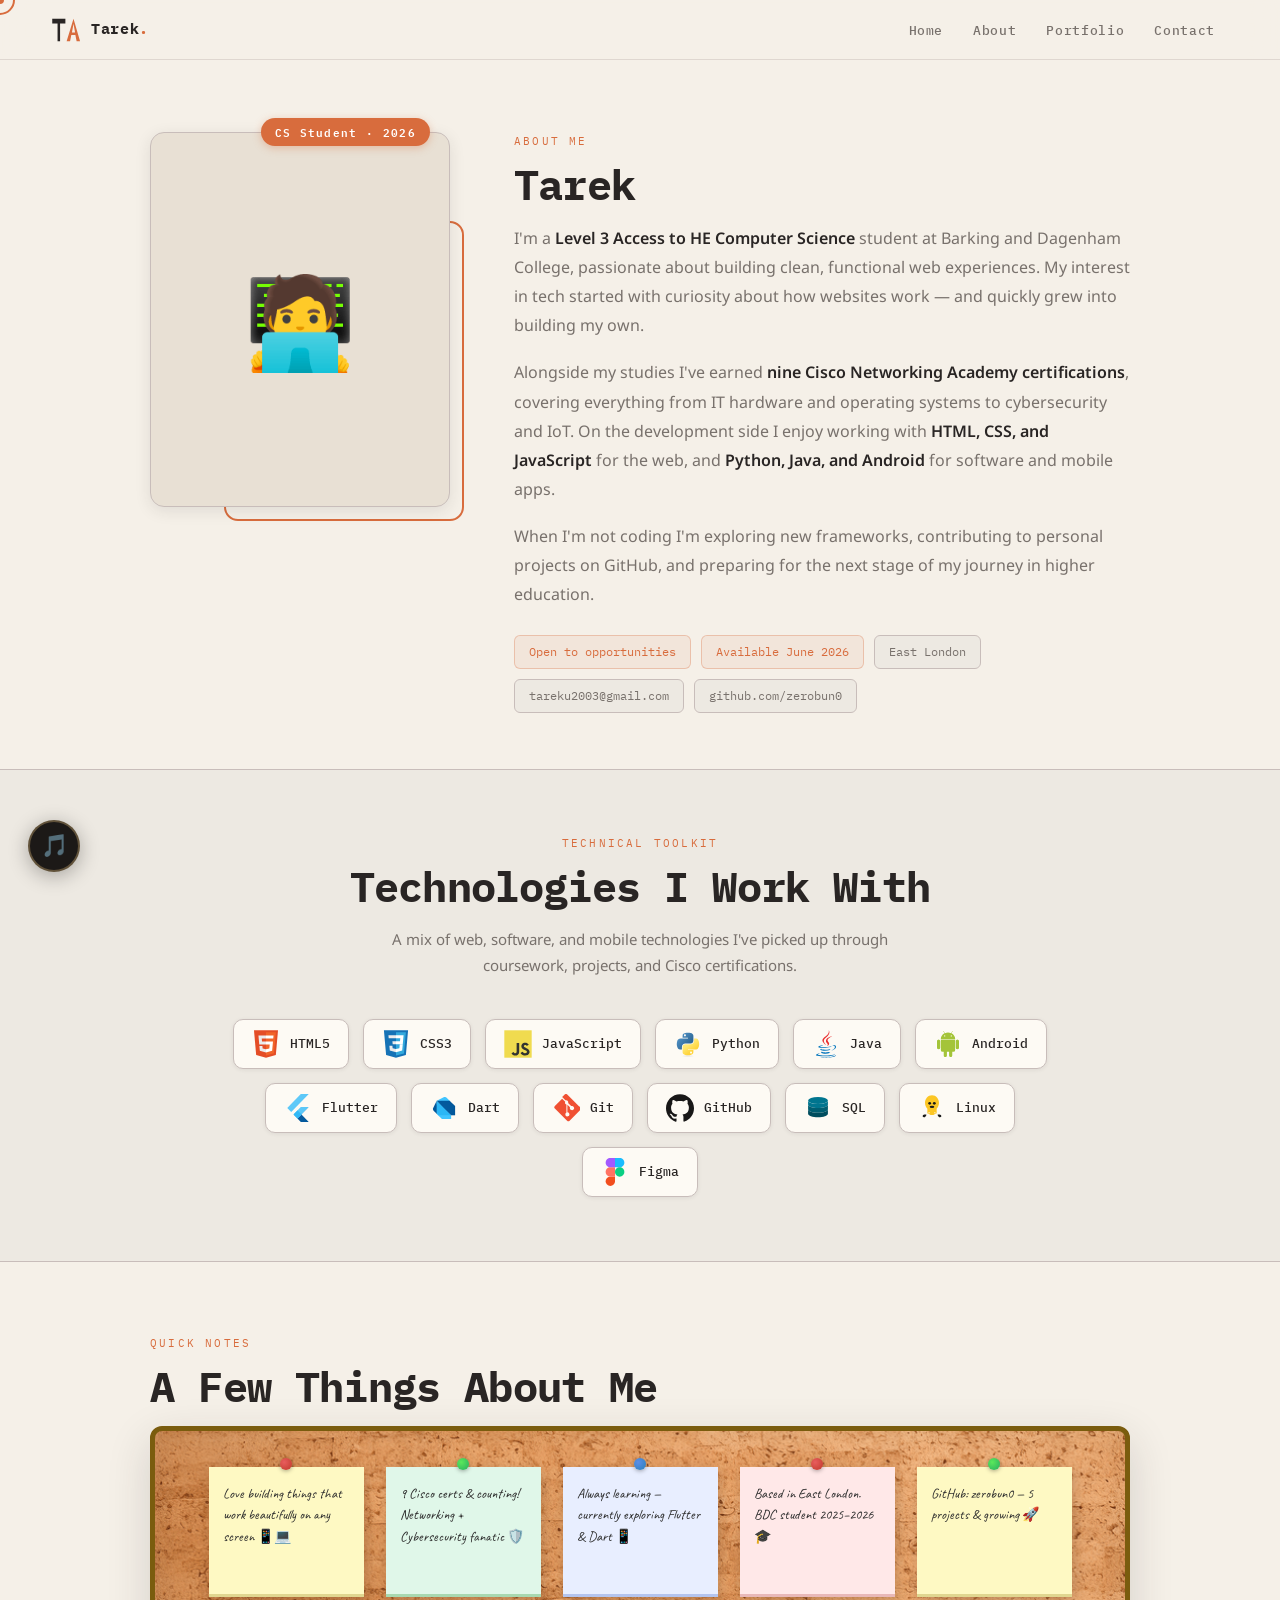
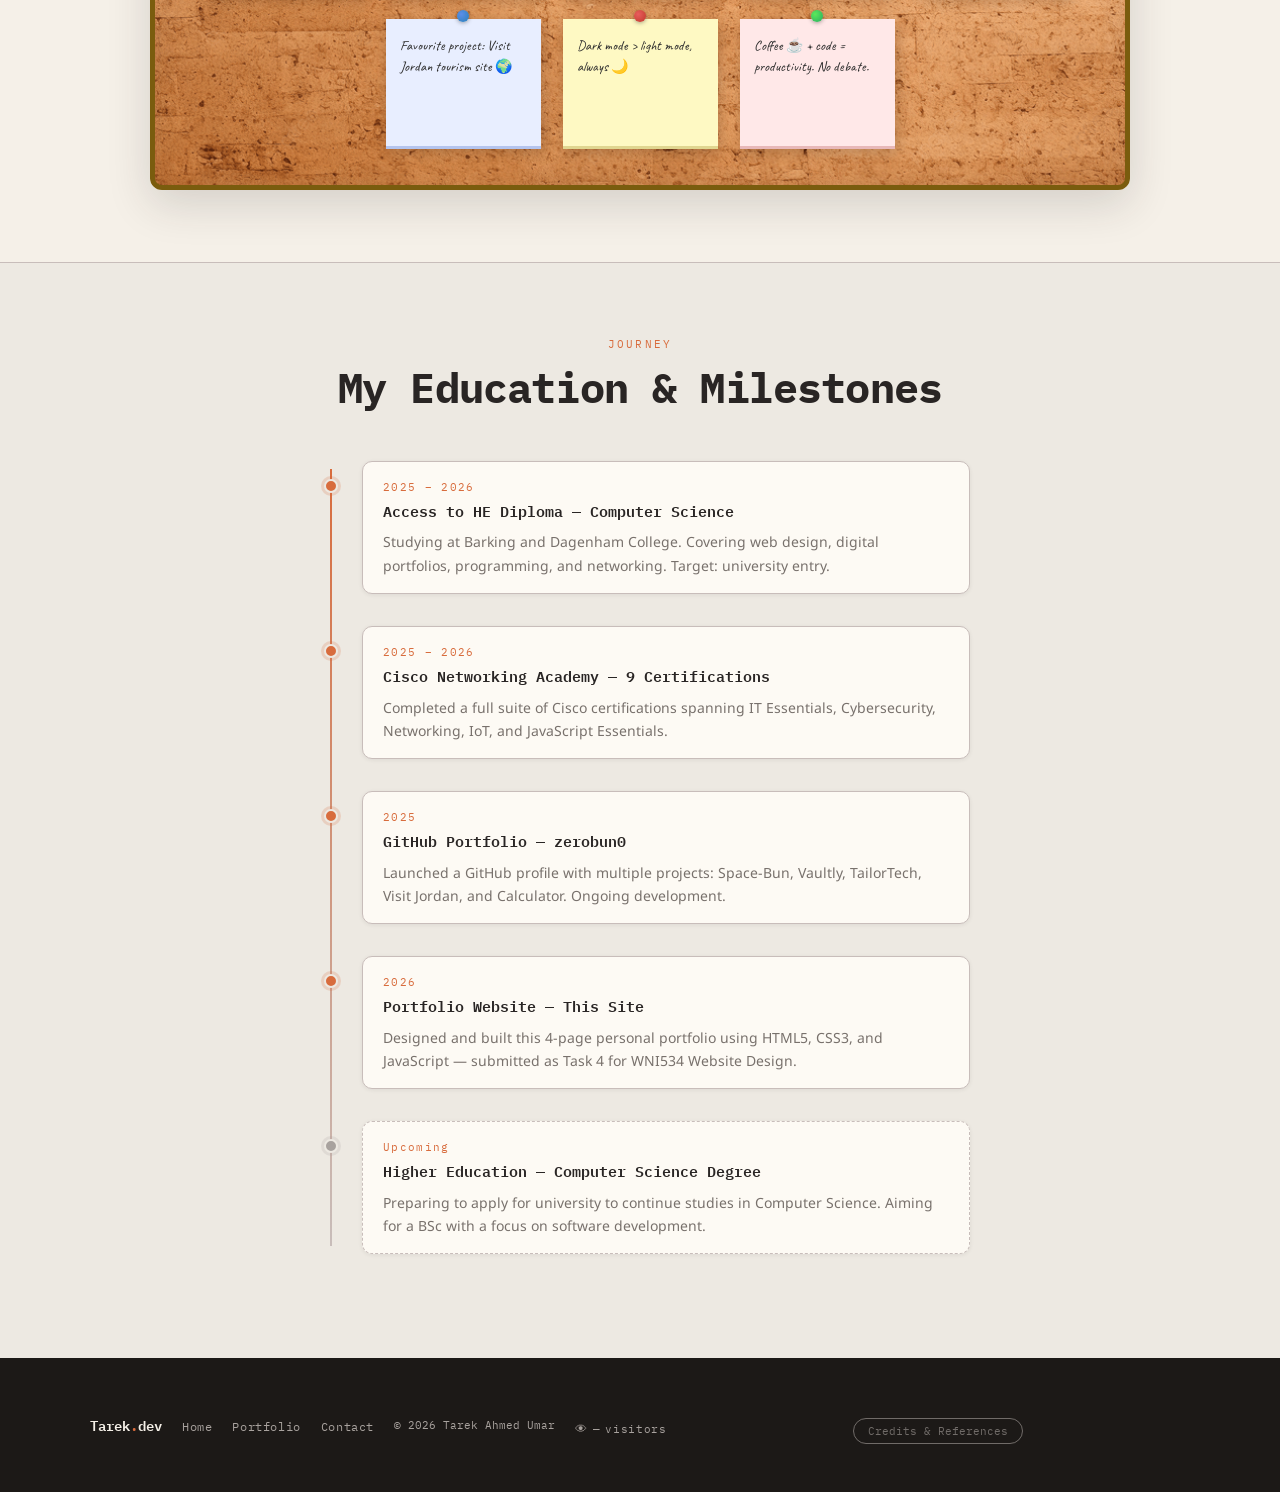
<file: about.html>
<!DOCTYPE html>
<html lang="en">
<head>
  <meta charset="UTF-8" />
  <meta name="viewport" content="width=device-width, initial-scale=1.0" />
  <title>About — Tarek Ahmed Umar</title>
  <meta name="description" content="Learn about Tarek Ahmed Umar — CS student, web developer, and Cisco-certified technician at Barking and Dagenham College." />
  <link rel="stylesheet" href="css/style.css" />
  <link rel="stylesheet" href="https://unpkg.com/aos@2.3.4/dist/aos.css" />
</head>
<body>

<div id="cursor-dot"></div>
<div id="cursor-ring"></div>
<div id="page-overlay"></div>

<!-- ══════════ NAV ══════════ -->
<nav class="nav" id="nav">
  <div class="nav-inner">
    <a href="index.html" class="nav-logo">
      <img src="assets/icons/ta-logo.svg" alt="TA logo" />
      <span>Tarek<span class="nav-logo-accent">.</span></span>
    </a>
    <ul class="nav-links">
      <li><a href="index.html">Home</a></li>
      <li><a href="about.html">About</a></li>
      <li><a href="portfolio.html">Portfolio</a></li>
      <li><a href="contact.html">Contact</a></li>
    </ul>
    <button class="nav-hamburger" aria-label="Toggle menu">
      <span></span><span></span><span></span>
    </button>
    <div class="nav-mobile">
      <a href="index.html">Home</a>
      <a href="about.html">About</a>
      <a href="portfolio.html">Portfolio</a>
      <a href="contact.html">Contact</a>
    </div>
  </div>
</nav>

<main>

  <!-- ─── ABOUT HERO ─── -->
  <section class="about-hero">

    <!-- Photo column -->
    <div class="about-photo-col" data-aos="fade-right">
      <div class="about-photo">🧑‍💻
        <!-- Replace the emoji with <img src="path/to/photo.jpg" alt="Tarek Ahmed Umar" style="width:100%;height:100%;object-fit:cover;border-radius:14px;" /> -->
      </div>
      <div class="about-photo-deco"></div>
      <span class="about-name-tag">CS Student · 2026</span>
    </div>

    <!-- Text column -->
    <div data-aos="fade-left">
      <span class="section-eyebrow">About Me</span>
      <h1 class="section-title">Tarek</h1>

      <p class="about-bio">
        I'm a <strong>Level 3 Access to HE Computer Science</strong> student at Barking and Dagenham College,
        passionate about building clean, functional web experiences. My interest in tech started with
        curiosity about how websites work — and quickly grew into building my own.
      </p>
      <p class="about-bio">
        Alongside my studies I've earned <strong>nine Cisco Networking Academy certifications</strong>,
        covering everything from IT hardware and operating systems to cybersecurity and IoT. On the
        development side I enjoy working with <strong>HTML, CSS, and JavaScript</strong> for the web,
        and <strong>Python, Java, and Android</strong> for software and mobile apps.
      </p>
      <p class="about-bio">
        When I'm not coding I'm exploring new frameworks, contributing to personal projects on GitHub,
        and preparing for the next stage of my journey in higher education.
      </p>

      <div class="about-chips">
        <span class="about-chip hi">Open to opportunities</span>
        <span class="about-chip hi">Available June 2026</span>
        <span class="about-chip">East London</span>
        <span class="about-chip">tareku2003@gmail.com</span>
        <span class="about-chip">github.com/zerobun0</span>
      </div>
    </div>

  </section>

  <!-- ─── SKILLS ─── -->
  <section class="skills-section" id="skills">
    <span class="section-eyebrow" style="display:block;text-align:center">Technical Toolkit</span>
    <h2 class="section-title" style="text-align:center">Technologies I Work With</h2>
    <p class="section-sub" style="text-align:center;margin:0 auto">
      A mix of web, software, and mobile technologies I've picked up through coursework, projects, and Cisco certifications.
    </p>

    <div class="skills-grid">
      <div class="skill-chip" data-aos="fade-up" data-aos-delay="0">
        <img src="assets/icons/html5.svg" alt="HTML5" />
        <span class="skill-chip-name">HTML5</span>
      </div>
      <div class="skill-chip" data-aos="fade-up" data-aos-delay="50">
        <img src="assets/icons/css3.svg" alt="CSS3" />
        <span class="skill-chip-name">CSS3</span>
      </div>
      <div class="skill-chip" data-aos="fade-up" data-aos-delay="100">
        <img src="assets/icons/javascript.svg" alt="JavaScript" />
        <span class="skill-chip-name">JavaScript</span>
      </div>
      <div class="skill-chip" data-aos="fade-up" data-aos-delay="150">
        <img src="assets/icons/python.svg" alt="Python" />
        <span class="skill-chip-name">Python</span>
      </div>
      <div class="skill-chip" data-aos="fade-up" data-aos-delay="200">
        <img src="assets/icons/java.svg" alt="Java" />
        <span class="skill-chip-name">Java</span>
      </div>
      <div class="skill-chip" data-aos="fade-up" data-aos-delay="250">
        <img src="assets/icons/android.svg" alt="Android" />
        <span class="skill-chip-name">Android</span>
      </div>
      <div class="skill-chip" data-aos="fade-up" data-aos-delay="300">
        <img src="assets/icons/flutter.svg" alt="Flutter" />
        <span class="skill-chip-name">Flutter</span>
      </div>
      <div class="skill-chip" data-aos="fade-up" data-aos-delay="350">
        <img src="assets/icons/dart.svg" alt="Dart" />
        <span class="skill-chip-name">Dart</span>
      </div>
      <div class="skill-chip" data-aos="fade-up" data-aos-delay="400">
        <img src="assets/icons/git.svg" alt="Git" />
        <span class="skill-chip-name">Git</span>
      </div>
      <div class="skill-chip" data-aos="fade-up" data-aos-delay="450">
        <img src="assets/icons/github.svg" alt="GitHub" />
        <span class="skill-chip-name">GitHub</span>
      </div>
      <div class="skill-chip" data-aos="fade-up" data-aos-delay="500">
        <img src="assets/icons/sql.svg" alt="SQL" />
        <span class="skill-chip-name">SQL</span>
      </div>
      <div class="skill-chip" data-aos="fade-up" data-aos-delay="550">
        <img src="assets/icons/linux.svg" alt="Linux" />
        <span class="skill-chip-name">Linux</span>
      </div>
      <div class="skill-chip" data-aos="fade-up" data-aos-delay="600">
        <img src="assets/icons/figma.svg" alt="Figma" />
        <span class="skill-chip-name">Figma</span>
      </div>
    </div>
  </section>

  <!-- ─── CORK BOARD ─── -->
  <section class="cork-section" id="notes">
    <span class="section-eyebrow">Quick Notes</span>
    <h2 class="section-title">A Few Things About Me</h2>

    <div class="cork-board-sm">
      <div class="cork-note" data-aos="zoom-in" data-aos-delay="0">
        <p class="cork-note-text">Love building things that work beautifully on any screen 📱💻</p>
      </div>
      <div class="cork-note" data-aos="zoom-in" data-aos-delay="80">
        <p class="cork-note-text">9 Cisco certs &amp; counting! Networking + Cybersecurity fanatic 🛡️</p>
      </div>
      <div class="cork-note" data-aos="zoom-in" data-aos-delay="160">
        <p class="cork-note-text">Always learning — currently exploring Flutter &amp; Dart 📱</p>
      </div>
      <div class="cork-note" data-aos="zoom-in" data-aos-delay="60">
        <p class="cork-note-text">Based in East London. BDC student 2025–2026 🎓</p>
      </div>
      <div class="cork-note" data-aos="zoom-in" data-aos-delay="120">
        <p class="cork-note-text">GitHub: zerobun0 — 5 projects &amp; growing 🚀</p>
      </div>
      <div class="cork-note" data-aos="zoom-in" data-aos-delay="200">
        <p class="cork-note-text">Favourite project: Visit Jordan tourism site 🌍</p>
      </div>
      <div class="cork-note" data-aos="zoom-in" data-aos-delay="40">
        <p class="cork-note-text">Dark mode &gt; light mode, always 🌙</p>
      </div>
      <div class="cork-note" data-aos="zoom-in" data-aos-delay="180">
        <p class="cork-note-text">Coffee ☕ + code = productivity. No debate.</p>
      </div>
    </div>
  </section>

  <!-- ─── TIMELINE ─── -->
  <section class="timeline-section" id="journey">
    <div style="max-width:1100px;margin:0 auto;text-align:center">
      <span class="section-eyebrow">Journey</span>
      <h2 class="section-title">My Education &amp; Milestones</h2>
    </div>

    <div class="timeline">

      <div class="timeline-item" data-aos="fade-up" data-aos-delay="0">
        <div class="timeline-dot-col"><div class="timeline-dot"></div></div>
        <div class="timeline-body">
          <div class="timeline-date">2025 – 2026</div>
          <div class="timeline-event">Access to HE Diploma — Computer Science</div>
          <p class="timeline-desc">Studying at Barking and Dagenham College. Covering web design, digital portfolios, programming, and networking. Target: university entry.</p>
        </div>
      </div>

      <div class="timeline-item" data-aos="fade-up" data-aos-delay="80">
        <div class="timeline-dot-col"><div class="timeline-dot"></div></div>
        <div class="timeline-body">
          <div class="timeline-date">2025 – 2026</div>
          <div class="timeline-event">Cisco Networking Academy — 9 Certifications</div>
          <p class="timeline-desc">Completed a full suite of Cisco certifications spanning IT Essentials, Cybersecurity, Networking, IoT, and JavaScript Essentials.</p>
        </div>
      </div>

      <div class="timeline-item" data-aos="fade-up" data-aos-delay="160">
        <div class="timeline-dot-col"><div class="timeline-dot"></div></div>
        <div class="timeline-body">
          <div class="timeline-date">2025</div>
          <div class="timeline-event">GitHub Portfolio — zerobun0</div>
          <p class="timeline-desc">Launched a GitHub profile with multiple projects: Space-Bun, Vaultly, TailorTech, Visit Jordan, and Calculator. Ongoing development.</p>
        </div>
      </div>

      <div class="timeline-item" data-aos="fade-up" data-aos-delay="240">
        <div class="timeline-dot-col"><div class="timeline-dot"></div></div>
        <div class="timeline-body">
          <div class="timeline-date">2026</div>
          <div class="timeline-event">Portfolio Website — This Site</div>
          <p class="timeline-desc">Designed and built this 4-page personal portfolio using HTML5, CSS3, and JavaScript — submitted as Task 4 for WNI534 Website Design.</p>
        </div>
      </div>

      <div class="timeline-item" data-aos="fade-up" data-aos-delay="320">
        <div class="timeline-dot-col"><div class="timeline-dot" style="background:var(--subtle);box-shadow:0 0 0 3px rgba(168,162,158,0.2)"></div></div>
        <div class="timeline-body" style="border-style:dashed">
          <div class="timeline-date">Upcoming</div>
          <div class="timeline-event">Higher Education — Computer Science Degree</div>
          <p class="timeline-desc">Preparing to apply for university to continue studies in Computer Science. Aiming for a BSc with a focus on software development.</p>
        </div>
      </div>

    </div>
  </section>

</main>

<footer>
  <div class="footer-inner">
    <div class="footer-brand">Tarek<span>.</span>dev</div>
    <ul class="footer-links">
      <li><a href="index.html">Home</a></li>
      <li><a href="portfolio.html">Portfolio</a></li>
      <li><a href="contact.html">Contact</a></li>
    </ul>
    <p class="footer-copy">&copy; 2026 Tarek Ahmed Umar</p>
    <p class="footer-counter"><span id="view-count">—</span> visitors</p>
    <button class="credits-btn" id="credits-btn" aria-label="View credits and references">Credits &amp; References</button>
    <div class="credits-modal" id="credits-modal" aria-hidden="true">
      <div class="credits-modal-inner">
        <button class="credits-close" id="credits-close" aria-label="Close credits">✕</button>
        <h3>Credits &amp; References</h3>
        <ul>
          <li><strong>AOS.js</strong> — Animate On Scroll Library. <a href="https://michalsnik.github.io/aos/" target="_blank" rel="noopener">michalsnik.github.io/aos</a></li>
          <li><strong>Typed.js</strong> — JavaScript Typing Animation. <a href="https://mattboldt.com/demos/typed-js/" target="_blank" rel="noopener">mattboldt.com/demos/typed-js</a></li>
          <li><strong>Google Fonts</strong> — Noto Sans &amp; IBM Plex Mono. <a href="https://fonts.google.com/" target="_blank" rel="noopener">fonts.google.com</a></li>
          <li><strong>Cisco Networking Academy</strong> — Certification badges and PDFs. <a href="https://www.netacad.com/" target="_blank" rel="noopener">netacad.com</a></li>
          <li><strong>Coursera / Google IT Support</strong> — Certificate PDFs. <a href="https://www.coursera.org/" target="_blank" rel="noopener">coursera.org</a></li>
          <li><strong>Code Institute</strong> — 5-Day Coding Challenge certificate. <a href="https://codeinstitute.net/" target="_blank" rel="noopener">codeinstitute.net</a></li>
          <li><strong>GitHub Pages</strong> — Site hosting. <a href="https://pages.github.com/" target="_blank" rel="noopener">pages.github.com</a></li>
          <li><strong>Nielsen Norman Group</strong> — Usability heuristics reference. <a href="https://www.nngroup.com/articles/ten-usability-heuristics/" target="_blank" rel="noopener">nngroup.com</a></li>
          <li><strong>W3C WCAG 2.1</strong> — Accessibility guidelines. <a href="https://www.w3.org/TR/WCAG21/" target="_blank" rel="noopener">w3.org/TR/WCAG21</a></li>
        </ul>
      </div>
    </div>
  </div>
</footer>

<div class="music-widget" id="music-widget">
  <button class="music-btn" id="music-btn" aria-label="Play lo-fi music" data-state="paused">🎵</button>
</div>

<script src="https://unpkg.com/aos@2.3.4/dist/aos.js"></script>
<script>AOS.init({ duration: 580, once: true, easing: 'ease-out-cubic' });</script>
<script src="js/main.js"></script>
<!-- GoatCounter analytics — privacy-friendly, no cookies -->
<script data-goatcounter="https://zerobun.goatcounter.com/count" async src="//gc.zgo.at/count.js"></script>
</body>
</html>
</file>
<file: css/style.css>
@import url('https://fonts.googleapis.com/css2?family=Cinzel:wght@400;700;900&family=IBM+Plex+Mono:ital,wght@0,400;0,500;0,600;0,700;1,400&family=Noto+Sans:ital,wght@0,400;0,500;0,600;0,700;1,400&family=Caveat:wght@400;600;700&display=swap');

/* ==================== VARIABLES ==================== */
:root {
  --bg:        #F5F0E8;
  --bg-2:      #EDE9E2;
  --bg-3:      #E8E0D4;
  --bg-card:   #FDFAF4;
  --bg-dark:   #1c1917;
  --border:    #C8BDBA;
  --text:      #292524;
  --muted:     #78716c;
  --subtle:    #a8a29e;
  --accent:    #D86C3D;
  --accent-h:  #c05a2a;
  --green:     #22C55E;
  --green-d:   #16a34a;
  --f-sans:    'Noto Sans', sans-serif;
  --f-mono:    'IBM Plex Mono', monospace;
  --f-hand:    'Caveat', cursive;
  --nav-h:     60px;
  --r:         10px;
  --ease:      cubic-bezier(0.4,0,0.2,1);
  --sh-sm:     0 1px 4px rgba(41,37,36,0.08);
  --sh:        0 4px 16px rgba(41,37,36,0.10);
  --sh-lg:     0 14px 44px rgba(41,37,36,0.16);
}

/* ==================== RESET ==================== */
*, *::before, *::after { box-sizing: border-box; margin: 0; padding: 0; }
html { scroll-behavior: smooth; font-size: 16px; scroll-padding-top: var(--nav-h); }
body {
  font-family: var(--f-sans);
  background: var(--bg);
  color: var(--text);
  cursor: none;
  overflow-x: hidden;
  line-height: 1.65;
  -webkit-font-smoothing: antialiased;
}
a { color: inherit; text-decoration: none; }
img, svg { max-width: 100%; display: block; }
button { cursor: none; }

/* ==================== SCROLLBAR ==================== */
::-webkit-scrollbar { width: 5px; }
::-webkit-scrollbar-track { background: var(--bg-2); }
::-webkit-scrollbar-thumb { background: var(--border); border-radius: 3px; }

/* ==================== CUSTOM CURSOR ==================== */
#cursor-dot,
#cursor-ring {
  position: fixed;
  pointer-events: none;
  z-index: 999999;
  border-radius: 50%;
  transform: translate(-50%, -50%);
}
#cursor-dot {
  width: 8px;
  height: 8px;
  background: var(--accent);
  transition: transform 0.1s;
}
#cursor-ring {
  width: 30px;
  height: 30px;
  border: 2px solid var(--accent);
  background: transparent;
  transition: width 0.22s var(--ease), height 0.22s var(--ease),
              background 0.22s, opacity 0.3s;
}
body.cursor-hover #cursor-ring {
  width: 46px;
  height: 46px;
  background: rgba(216,108,61,0.08);
}
body.cursor-hover #cursor-dot {
  transform: translate(-50%, -50%) scale(0.5);
}

/* ==================== PAGE TRANSITION ==================== */
#page-overlay {
  position: fixed;
  inset: 0;
  z-index: 8888;
  background: var(--bg-dark);
  pointer-events: none;
  clip-path: circle(0% at 50% 50%);
  transition: clip-path 0.5s var(--ease);
}
#page-overlay.entering {
  clip-path: circle(150% at 50% 50%);
  pointer-events: all;
}

/* ==================== NAVIGATION ==================== */
.nav {
  position: fixed;
  top: 0; left: 0; right: 0;
  height: var(--nav-h);
  z-index: 1000;
  background: rgba(245,240,232,0.84);
  backdrop-filter: blur(14px);
  -webkit-backdrop-filter: blur(14px);
  border-bottom: 1px solid rgba(200,189,186,0.5);
  display: flex;
  align-items: center;
  padding: 0 clamp(20px, 4vw, 56px);
}
.nav-inner {
  width: 100%;
  max-width: 1200px;
  margin: 0 auto;
  display: flex;
  align-items: center;
  justify-content: space-between;
}
.nav-logo {
  display: flex;
  align-items: center;
  gap: 10px;
  font-family: var(--f-mono);
  font-weight: 700;
  font-size: 15px;
  letter-spacing: 0.04em;
  color: var(--text);
}
.nav-logo img { width: 30px; height: 30px; }
.nav-logo-accent { color: var(--accent); }

.nav-links {
  display: flex;
  align-items: center;
  gap: 2px;
  list-style: none;
}
.nav-links a {
  position: relative;
  padding: 6px 14px;
  font-family: var(--f-mono);
  font-size: 13px;
  font-weight: 500;
  letter-spacing: 0.05em;
  color: var(--muted);
  border-radius: 6px;
  transition: color 0.2s, background 0.2s;
}
.nav-links a::after {
  content: '';
  position: absolute;
  bottom: 0; left: 14px; right: 14px;
  height: 2px;
  background: var(--accent);
  border-radius: 1px;
  transform: scaleX(0);
  transition: transform 0.22s var(--ease);
}
.nav-links a:hover  { color: var(--text); }
.nav-links a.active { color: var(--text); }
.nav-links a.active::after,
.nav-links a:hover::after { transform: scaleX(1); }

.nav-hamburger {
  display: none;
  flex-direction: column;
  gap: 5px;
  padding: 5px;
}
.nav-hamburger span {
  display: block;
  width: 22px; height: 2px;
  background: var(--text);
  border-radius: 1px;
  transition: transform 0.25s var(--ease), opacity 0.25s;
}
.nav.menu-open .nav-hamburger span:nth-child(1) { transform: translateY(7px) rotate(45deg); }
.nav.menu-open .nav-hamburger span:nth-child(2) { opacity: 0; }
.nav.menu-open .nav-hamburger span:nth-child(3) { transform: translateY(-7px) rotate(-45deg); }

.nav-mobile {
  display: none;
  position: absolute;
  top: var(--nav-h); left: 0; right: 0;
  background: rgba(245,240,232,0.97);
  backdrop-filter: blur(14px);
  border-bottom: 1px solid var(--border);
  padding: 12px 20px 18px;
  flex-direction: column;
  gap: 2px;
}
.nav.menu-open .nav-mobile { display: flex; }
.nav-mobile a {
  padding: 10px 14px;
  font-family: var(--f-mono);
  font-size: 14px;
  color: var(--muted);
  border-radius: 6px;
  transition: background 0.2s, color 0.2s;
}
.nav-mobile a:hover,
.nav-mobile a.active { background: var(--bg-2); color: var(--text); }

/* ==================== PAGE WRAPPER ==================== */
main { padding-top: var(--nav-h); }

/* ==================== HERO (INDEX) ==================== */
.hero {
  position: relative;
  min-height: calc(100vh - var(--nav-h));
  display: flex;
  align-items: center;
  justify-content: center;
  overflow: hidden;
  background: var(--bg);
}
.hero::before {
  content: '';
  position: absolute;
  inset: 0;
  background-image: url("data:image/svg+xml,%3Csvg viewBox='0 0 200 200' xmlns='http://www.w3.org/2000/svg'%3E%3Cfilter id='n'%3E%3CfeTurbulence type='fractalNoise' baseFrequency='0.85' numOctaves='4' stitchTiles='stitch'/%3E%3C/filter%3E%3Crect width='100%25' height='100%25' filter='url(%23n)' opacity='0.04'/%3E%3C/svg%3E");
  pointer-events: none;
}
.hero-content {
  position: relative;
  z-index: 5;
  text-align: center;
  padding: 40px 24px;
  max-width: 600px;
}
.hero-greeting {
  font-family: var(--f-hand);
  font-size: 22px;
  color: var(--muted);
  display: block;
  margin-bottom: 8px;
}
.hero-name {
  font-family: var(--f-mono);
  font-size: clamp(2rem, 4.5vw, 3.6rem);
  font-weight: 700;
  color: var(--text);
  letter-spacing: -0.025em;
  line-height: 1.1;
  margin-bottom: 22px;
}
.hero-name .accent { color: var(--accent); }
.hero-typed-wrap {
  display: inline-flex;
  align-items: center;
  gap: 6px;
  font-family: var(--f-mono);
  font-size: 14px;
  color: var(--muted);
  background: var(--bg-2);
  border: 1px solid var(--border);
  border-radius: 8px;
  padding: 9px 18px;
  margin-bottom: 36px;
}
.typed-prefix { color: var(--accent); font-weight: 700; }
#typed-text { min-width: 2px; }
.hero-cta {
  display: inline-flex;
  align-items: center;
  gap: 8px;
  background: var(--accent);
  color: #fff;
  font-family: var(--f-mono);
  font-size: 14px;
  font-weight: 600;
  letter-spacing: 0.06em;
  padding: 13px 30px;
  border-radius: 8px;
  transition: background 0.2s, transform 0.2s, box-shadow 0.2s;
  box-shadow: 0 4px 14px rgba(216,108,61,0.3);
}
.hero-cta:hover {
  background: var(--accent-h);
  transform: translateY(-2px);
  box-shadow: 0 6px 20px rgba(216,108,61,0.4);
}

/* Scattered elements */
.scatter-item {
  position: absolute;
  z-index: 3;
}
.scatter-badge {
  left: 3%;
  top: 6%;
  width: 255px;
  transform: rotate(-4deg);
  filter: drop-shadow(var(--sh));
}
.scatter-terminal {
  right: 1%;
  top: 4%;
  width: clamp(240px, 28vw, 360px);
  transform: rotate(2.5deg);
}
.scatter-note {
  right: 3%;
  bottom: 6%;
  width: clamp(180px, 22vw, 300px);
  transform: rotate(4deg);
}
.scatter-ticket {
  left: 1%;
  bottom: 4%;
  width: clamp(220px, 26vw, 360px);
  transform: rotate(-2.5deg);
}

/* Tech stickers */
.sticker {
  position: absolute;
  z-index: 4;
  filter: drop-shadow(2px 3px 5px rgba(41,37,36,0.12));
  transition: transform 0.25s var(--ease);
}
.sticker:hover { transform: scale(1.25) rotate(6deg) !important; }
.sticker-html5   { width:58px; top:15%; right:37%; transform:rotate(-8deg); }
.sticker-css3    { width:50px; top:30%; right:33%; transform:rotate(7deg); }
.sticker-js      { width:54px; top:10%; right:29%; transform:rotate(-2deg); }
.sticker-python  { width:52px; bottom:26%; left:35%; transform:rotate(9deg); }
.sticker-java    { width:48px; bottom:17%; left:30%; transform:rotate(-7deg); }
.sticker-flutter { width:48px; top:20%; left:32%; transform:rotate(5deg); }
.sticker-git     { width:46px; top:42%; right:35%; transform:rotate(4deg); }
.sticker-github  { width:44px; bottom:40%; left:37%; transform:rotate(-5deg); }
.sticker-android { width:46px; top:60%; right:31%; transform:rotate(-3deg); }
.sticker-dart    { width:42px; top:52%; left:34%; transform:rotate(8deg); }

/* ==================== BULLETIN BOARD ==================== */
.board-section {
  background: var(--bg-2);
  padding: 80px clamp(24px, 5vw, 60px);
  border-top: 1px solid var(--border);
}
.board-eyebrow {
  font-family: var(--f-mono);
  font-size: 11px;
  letter-spacing: 0.2em;
  text-transform: uppercase;
  color: var(--subtle);
  text-align: center;
  margin-bottom: 10px;
}
.board-title {
  font-family: var(--f-mono);
  font-size: clamp(1.5rem, 3vw, 2rem);
  font-weight: 700;
  color: var(--text);
  text-align: center;
  margin-bottom: 48px;
  letter-spacing: -0.02em;
}
.bulletin-board {
  max-width: 960px;
  margin: 0 auto;
  background: url('../assets/images/cork-board.jpg') center / cover;
  border-radius: 14px;
  border: 7px solid #7a5c0e;
  box-shadow: var(--sh-lg), inset 0 0 40px rgba(0,0,0,0.12);
  padding: 44px 36px;
  display: grid;
  grid-template-columns: repeat(3, 1fr);
  gap: 28px;
}
.pin-item {
  position: relative;
  background: var(--bg-card);
  border-radius: 6px;
  padding: 18px 16px 16px;
  box-shadow: 2px 5px 14px rgba(0,0,0,0.18);
  transition: transform 0.22s var(--ease), box-shadow 0.22s;
}
.pin-item::before {
  content: '';
  position: absolute;
  top: -11px; left: 50%;
  transform: translateX(-50%);
  width: 14px; height: 14px;
  border-radius: 50%;
  box-shadow: 0 2px 6px rgba(0,0,0,0.35), inset 0 1px 0 rgba(255,255,255,0.3);
}
.pin-item:nth-child(3n+1)::before { background: radial-gradient(circle at 35% 35%, #e85d5d, #c0392b); }
.pin-item:nth-child(3n+2)::before { background: radial-gradient(circle at 35% 35%, #5b8ee8, #2980b9); }
.pin-item:nth-child(3n+3)::before { background: radial-gradient(circle at 35% 35%, #5be85b, #27ae60); }
.pin-item:nth-child(1)  { transform: rotate(-2.5deg); }
.pin-item:nth-child(2)  { transform: rotate(1.5deg); }
.pin-item:nth-child(3)  { transform: rotate(-1deg); }
.pin-item:nth-child(4)  { transform: rotate(2deg); }
.pin-item:nth-child(5)  { transform: rotate(-2deg); }
.pin-item:nth-child(6)  { transform: rotate(1deg); }
.pin-item:hover { transform: rotate(0) scale(1.04) !important; box-shadow: 4px 8px 22px rgba(0,0,0,0.24); }
.pin-item-label {
  font-family: var(--f-hand);
  font-size: 13px;
  color: var(--muted);
  margin-bottom: 4px;
}
.pin-item-title {
  font-family: var(--f-mono);
  font-size: 13px;
  font-weight: 600;
  color: var(--text);
  margin-bottom: 6px;
  line-height: 1.35;
}
.pin-tag {
  display: inline-block;
  font-family: var(--f-mono);
  font-size: 10px;
  letter-spacing: 0.1em;
  padding: 3px 8px;
  background: var(--bg-2);
  border: 1px solid var(--border);
  border-radius: 4px;
  color: var(--muted);
}

/* ==================== SHARED SECTION STYLES ==================== */
.section-eyebrow {
  font-family: var(--f-mono);
  font-size: 11px;
  letter-spacing: 0.2em;
  text-transform: uppercase;
  color: var(--accent);
  display: block;
  margin-bottom: 10px;
}
.section-title {
  font-family: var(--f-mono);
  font-size: clamp(1.8rem, 4vw, 2.6rem);
  font-weight: 700;
  color: var(--text);
  letter-spacing: -0.02em;
  line-height: 1.2;
  margin-bottom: 14px;
}
.section-sub {
  font-size: 15px;
  color: var(--muted);
  line-height: 1.75;
  max-width: 520px;
}

/* ==================== ABOUT PAGE ==================== */
.about-hero {
  padding: 72px clamp(24px, 5vw, 60px) 56px;
  max-width: 1100px;
  margin: 0 auto;
  display: grid;
  grid-template-columns: 300px 1fr;
  gap: 64px;
  align-items: start;
}
.about-photo-col { position: relative; }
.about-photo {
  width: 100%;
  max-width: 300px;
  aspect-ratio: 4/5;
  background: var(--bg-3);
  border-radius: 14px;
  border: 1px solid var(--border);
  display: flex;
  align-items: center;
  justify-content: center;
  font-size: 90px;
  overflow: hidden;
  box-shadow: var(--sh);
}
.about-photo-deco {
  position: absolute;
  bottom: -14px; right: -14px;
  width: 80%; height: 80%;
  border-radius: 14px;
  border: 2px solid var(--accent);
  z-index: -1;
}
.about-name-tag {
  position: absolute;
  top: -14px; right: 20px;
  background: var(--accent);
  color: #fff;
  font-family: var(--f-mono);
  font-size: 11px;
  font-weight: 600;
  letter-spacing: 0.12em;
  padding: 5px 14px;
  border-radius: 20px;
  box-shadow: 0 2px 8px rgba(216,108,61,0.35);
}
.about-text-col {}
.about-bio {
  font-size: 16px;
  color: var(--muted);
  line-height: 1.82;
  margin-bottom: 18px;
}
.about-bio strong { color: var(--text); font-weight: 600; }
.about-chips {
  display: flex;
  flex-wrap: wrap;
  gap: 10px;
  margin-top: 26px;
}
.about-chip {
  font-family: var(--f-mono);
  font-size: 12px;
  padding: 6px 14px;
  background: var(--bg-2);
  border: 1px solid var(--border);
  border-radius: 6px;
  color: var(--muted);
}
.about-chip.hi {
  background: rgba(216,108,61,0.08);
  border-color: rgba(216,108,61,0.3);
  color: var(--accent);
}

/* Skills */
.skills-section {
  padding: 64px clamp(24px, 5vw, 60px);
  background: var(--bg-2);
  border-top: 1px solid var(--border);
  border-bottom: 1px solid var(--border);
  text-align: center;
}
.skills-section .section-sub { margin: 0 auto; }
.skills-grid {
  max-width: 860px;
  margin: 40px auto 0;
  display: flex;
  flex-wrap: wrap;
  gap: 14px;
  justify-content: center;
}
.skill-chip {
  display: flex;
  align-items: center;
  gap: 10px;
  padding: 10px 18px;
  background: var(--bg-card);
  border: 1px solid var(--border);
  border-radius: var(--r);
  box-shadow: var(--sh-sm);
  transition: transform 0.2s, box-shadow 0.2s, border-color 0.2s;
}
.skill-chip:hover {
  transform: translateY(-4px);
  box-shadow: var(--sh);
  border-color: var(--accent);
}
.skill-chip img { width: 28px; height: 28px; object-fit: contain; }
.skill-chip-name {
  font-family: var(--f-mono);
  font-size: 13px;
  font-weight: 500;
  color: var(--text);
}

/* Cork board notes (about) */
.cork-section {
  padding: 72px clamp(24px, 5vw, 60px);
  max-width: 1100px;
  margin: 0 auto;
}
.cork-board-sm {
  background: url('../assets/images/cork-texture.png') center / cover;
  border-radius: 12px;
  border: 5px solid #7a5c0e;
  box-shadow: var(--sh-lg), inset 0 0 30px rgba(0,0,0,0.08);
  padding: 36px 30px;
  display: flex;
  flex-wrap: wrap;
  gap: 22px;
  justify-content: center;
}
.cork-note {
  background: #FEF9C3;
  border-bottom: 3px solid #e0d690;
  padding: 16px 14px 14px;
  width: 155px;
  min-height: 130px;
  box-shadow: 2px 4px 12px rgba(0,0,0,0.16);
  position: relative;
  transform: rotate(-2.5deg);
  transition: transform 0.2s, box-shadow 0.2s;
}
.cork-note:nth-child(2n)   { transform: rotate(2deg);  background: #E0F7E9; border-bottom-color: #a8d8b0; }
.cork-note:nth-child(3n)   { transform: rotate(-3deg); background: #E8EEFF; border-bottom-color: #b4c4ee; }
.cork-note:nth-child(4n)   { transform: rotate(3.5deg); background: #FFE8E8; border-bottom-color: #e8b8b8; }
.cork-note:hover { transform: rotate(0) scale(1.05) !important; box-shadow: 4px 8px 20px rgba(0,0,0,0.2); z-index: 2; }
.cork-note::before {
  content: '';
  position: absolute;
  top: -9px; left: 50%;
  transform: translateX(-50%);
  width: 12px; height: 12px;
  border-radius: 50%;
  box-shadow: 0 1px 4px rgba(0,0,0,0.35);
}
.cork-note:nth-child(3n+1)::before { background: radial-gradient(circle at 35% 35%, #e85d5d, #c0392b); }
.cork-note:nth-child(3n+2)::before { background: radial-gradient(circle at 35% 35%, #5be85b, #27ae60); }
.cork-note:nth-child(3n+3)::before { background: radial-gradient(circle at 35% 35%, #5b8ee8, #2980b9); }
.cork-note-text {
  font-family: var(--f-hand);
  font-size: 14px;
  line-height: 1.55;
  color: #2c2c2c;
}

/* Timeline */
.timeline-section {
  padding: 72px clamp(24px, 5vw, 60px);
  background: var(--bg-2);
  border-top: 1px solid var(--border);
}
.timeline {
  max-width: 660px;
  margin: 48px auto 0;
  position: relative;
}
.timeline::before {
  content: '';
  position: absolute;
  left: 20px;
  top: 8px; bottom: 8px;
  width: 2px;
  background: linear-gradient(180deg, var(--accent) 0%, var(--border) 100%);
}
.timeline-item {
  display: flex;
  gap: 0;
  margin-bottom: 32px;
}
.timeline-dot-col {
  width: 42px;
  flex-shrink: 0;
  display: flex;
  justify-content: center;
  padding-top: 18px;
}
.timeline-dot {
  width: 14px; height: 14px;
  border-radius: 50%;
  background: var(--accent);
  border: 2px solid var(--bg-2);
  box-shadow: 0 0 0 3px rgba(216,108,61,0.2);
  flex-shrink: 0;
  position: relative;
  z-index: 1;
}
.timeline-body {
  flex: 1;
  margin-left: 10px;
  padding: 16px 20px;
  background: var(--bg-card);
  border-radius: var(--r);
  border: 1px solid var(--border);
  box-shadow: var(--sh-sm);
}
.timeline-date {
  font-family: var(--f-mono);
  font-size: 11px;
  letter-spacing: 0.12em;
  color: var(--accent);
  margin-bottom: 4px;
}
.timeline-event {
  font-family: var(--f-mono);
  font-size: 15px;
  font-weight: 600;
  color: var(--text);
  margin-bottom: 6px;
}
.timeline-desc {
  font-size: 14px;
  color: var(--muted);
  line-height: 1.65;
}

/* ── Timeline block labels (Education / Milestones) ── */
.timeline-block-label {
  display: flex;
  align-items: center;
  gap: 9px;
  margin: 8px 0 22px 42px;   /* align with timeline-body left edge */
}
.tlbl-icon {
  font-size: 16px;
  line-height: 1;
}
.tlbl-text {
  font-family: var(--f-mono);
  font-size: 10.5px;
  font-weight: 700;
  letter-spacing: 0.18em;
  text-transform: uppercase;
  color: var(--muted);
  padding: 3px 10px;
  border: 1px solid var(--border);
  border-radius: 20px;
  background: var(--bg-2);
}
/* Extra top margin before the Milestones label to visually separate blocks */
.timeline-block-label + .timeline-block-label,
.timeline-item + .timeline-block-label {
  margin-top: 36px;
}

/* ==================== PORTFOLIO PAGE ==================== */
.portfolio-header {
  padding: 72px clamp(24px, 5vw, 60px) 0;
  max-width: 1200px;
  margin: 0 auto;
}
.filter-tabs {
  display: flex;
  gap: 4px;
  flex-wrap: wrap;
  margin-top: 40px;
  border-bottom: 1px solid var(--border);
  padding-bottom: 0;
}
.filter-tab {
  display: inline-flex;
  align-items: center;
  gap: 8px;
  padding: 10px 20px;
  font-family: var(--f-mono);
  font-size: 13px;
  font-weight: 500;
  color: var(--muted);
  border: 1px solid transparent;
  border-bottom: 2px solid transparent;
  border-radius: 6px 6px 0 0;
  background: transparent;
  -webkit-appearance: none;
  appearance: none;
  margin-bottom: -1px;
  transition: color 0.2s, background 0.2s;
}
.filter-tab:hover { color: var(--text); background: var(--bg-2); }
.filter-tab.active {
  color: var(--accent);
  background: var(--bg);
  border-color: var(--border);
  border-bottom-color: var(--bg);
}
.tab-count {
  font-size: 10px;
  padding: 2px 7px;
  border-radius: 10px;
  background: var(--bg-2);
  color: var(--subtle);
}
.filter-tab.active .tab-count {
  background: rgba(216,108,61,0.1);
  color: var(--accent);
}

/* Portfolio section containers */
.portfolio-section {
  padding: 44px clamp(24px, 5vw, 60px) 72px;
  max-width: 1200px;
  margin: 0 auto;
}
.portfolio-section.hidden { display: none; }
.section-subtitle {
  font-family: var(--f-mono);
  font-size: 12px;
  letter-spacing: 0.16em;
  text-transform: uppercase;
  color: var(--subtle);
  margin-bottom: 28px;
}

/* ==================== MAC FOLDER CARDS ==================== */
.folders-grid {
  display: grid;
  grid-template-columns: repeat(auto-fill, minmax(128px, 1fr));
  gap: 18px;
  max-width: 820px;
}
.folder-card {
  --fc: #4A90D9;
  width: 128px;
  cursor: none;
  transition: transform 0.22s var(--ease), filter 0.22s;
}
.folder-card:hover {
  transform: translateY(-8px) scale(1.06);
  filter: drop-shadow(0 10px 22px rgba(41,37,36,0.2));
}
.folder-tab {
  width: 46%; height: 13px;
  background: var(--fc);
  border-radius: 5px 5px 0 0;
  margin-left: 6px;
  filter: brightness(1.18) saturate(0.85);
}
.folder-body {
  background: var(--fc);
  border-radius: 0 8px 8px 8px;
  padding: 14px 10px 14px;
  display: flex;
  flex-direction: column;
  align-items: center;
  gap: 9px;
  min-height: 148px;
}
.folder-icon-wrap {
  width: 100px; height: 100px;
  background: rgba(255,255,255,0.15);
  border-radius: 12px;
  display: flex;
  align-items: center;
  justify-content: center;
  font-size: 32px;
  overflow: visible;
  padding: 3px;
}
.cert-badge-thumb {
  width: 94px;
  height: 94px;
  object-fit: contain;
  filter: drop-shadow(0 2px 6px rgba(0,0,0,0.3));
  transition: transform 0.2s;
}
.folder-card:hover .cert-badge-thumb {
  transform: scale(1.08);
}
.folder-name {
  font-family: var(--f-mono);
  font-size: 10px;
  font-weight: 600;
  color: #fff;
  text-align: center;
  line-height: 1.35;
  word-break: break-word;
  text-shadow: 0 1px 3px rgba(0,0,0,0.28);
}
.folder-card[data-dk] .folder-name {
  color: rgba(41,37,36,0.82);
  text-shadow: none;
}

/* ==================== DETAIL PANEL ==================== */
.detail-overlay {
  position: fixed;
  inset: 0;
  z-index: 199;
  background: rgba(28,25,23,0.38);
  backdrop-filter: blur(3px);
  opacity: 0;
  pointer-events: none;
  transition: opacity 0.3s var(--ease);
}
.detail-overlay.open { opacity: 1; pointer-events: all; }

.detail-panel {
  position: fixed;
  right: 0; top: 0; bottom: 0;
  width: 420px;
  max-width: 95vw;
  background: var(--bg);
  border-left: 1px solid var(--border);
  box-shadow: var(--sh-lg);
  z-index: 200;
  transform: translateX(100%);
  transition: transform 0.36s cubic-bezier(0.4,0,0.2,1);
  overflow-y: auto;
  display: flex;
  flex-direction: column;
}
.detail-panel.open { transform: translateX(0); }

.detail-panel-header {
  position: sticky;
  top: 0;
  background: rgba(245,240,232,0.95);
  backdrop-filter: blur(8px);
  border-bottom: 1px solid var(--border);
  padding: 14px 20px;
  display: flex;
  align-items: center;
  justify-content: space-between;
  z-index: 1;
}
.detail-panel-title {
  font-family: var(--f-mono);
  font-size: 13px;
  font-weight: 600;
  color: var(--muted);
}
.detail-close-btn {
  width: 32px; height: 32px;
  border-radius: 8px;
  background: var(--bg-2);
  border: 1px solid var(--border);
  display: flex;
  align-items: center;
  justify-content: center;
  font-size: 16px;
  color: var(--muted);
  transition: background 0.2s, color 0.2s;
  -webkit-appearance: none;
  appearance: none;
}
.detail-close-btn:hover { background: var(--bg-3); color: var(--text); }

.detail-panel-body { padding: 26px 24px; flex: 1; }
.detail-folder-mini { width: 80px; margin-bottom: 22px; }
.detail-folder-mini .folder-tab { height: 12px; }
.detail-folder-mini .folder-body { padding: 12px 8px 10px; min-height: 66px; }
.detail-folder-mini .folder-icon-wrap { width: 32px; height: 32px; font-size: 15px; }

.detail-cert-name {
  font-family: var(--f-mono);
  font-size: 19px;
  font-weight: 700;
  color: var(--text);
  margin-bottom: 6px;
  line-height: 1.25;
}
.detail-issuer {
  font-size: 13px;
  color: var(--muted);
  margin-bottom: 22px;
}
.detail-table {
  width: 100%;
  border-collapse: collapse;
  font-size: 13px;
  margin-bottom: 22px;
  border-radius: var(--r);
  overflow: hidden;
  border: 1px solid var(--border);
}
.detail-table th,
.detail-table td {
  text-align: left;
  padding: 10px 14px;
  border-bottom: 1px solid var(--border);
}
.detail-table th {
  font-family: var(--f-mono);
  font-size: 10px;
  letter-spacing: 0.12em;
  text-transform: uppercase;
  color: var(--subtle);
  background: var(--bg-2);
  font-weight: 500;
  width: 38%;
}
.detail-table td {
  color: var(--text);
  font-family: var(--f-mono);
}
.detail-table tr:last-child th,
.detail-table tr:last-child td { border-bottom: none; }

.detail-desc {
  font-size: 14px;
  color: var(--muted);
  line-height: 1.72;
  margin-bottom: 20px;
}
.detail-skills-label {
  font-family: var(--f-mono);
  font-size: 11px;
  letter-spacing: 0.14em;
  text-transform: uppercase;
  color: var(--subtle);
  margin-bottom: 10px;
}
.detail-skills {
  display: flex;
  flex-wrap: wrap;
  gap: 8px;
}
.detail-skill-tag {
  font-family: var(--f-mono);
  font-size: 11px;
  padding: 4px 10px;
  background: var(--bg-2);
  border: 1px solid var(--border);
  border-radius: 5px;
  color: var(--muted);
}

/* ==================== PROJECT CARDS ==================== */
.projects-grid {
  display: grid;
  grid-template-columns: repeat(auto-fill, minmax(300px, 1fr));
  gap: 20px;
  max-width: 1000px;
}
.project-card {
  background: var(--bg-card);
  border: 1px solid var(--border);
  border-radius: var(--r);
  padding: 24px;
  box-shadow: var(--sh-sm);
  display: flex;
  flex-direction: column;
  gap: 12px;
  transition: transform 0.22s var(--ease), box-shadow 0.22s, border-color 0.22s;
}
.project-card:hover {
  transform: translateY(-4px);
  box-shadow: var(--sh);
  border-color: var(--accent);
}
.project-card-top {
  display: flex;
  align-items: flex-start;
  justify-content: space-between;
}
.project-icon { font-size: 22px; }
.project-link-btn {
  font-family: var(--f-mono);
  font-size: 11px;
  font-weight: 600;
  color: var(--accent);
  border: 1.5px solid var(--accent);
  border-radius: 6px;
  padding: 5px 12px;
  background: rgba(216,108,61,0.08);
  transition: color 0.2s, border-color 0.2s, background 0.2s;
  letter-spacing: 0.02em;
}
.project-link-btn:hover { background: rgba(216,108,61,0.16); border-color: var(--accent-h); color: var(--accent-h); }
.project-name {
  font-family: var(--f-mono);
  font-size: 16px;
  font-weight: 700;
  color: var(--text);
  letter-spacing: -0.01em;
}
.project-desc {
  font-size: 14px;
  color: var(--muted);
  line-height: 1.68;
  flex: 1;
}
.project-tech-list { display: flex; flex-wrap: wrap; gap: 6px; }
.project-tech {
  font-family: var(--f-mono);
  font-size: 10px;
  letter-spacing: 0.1em;
  padding: 3px 8px;
  background: var(--bg-2);
  border-radius: 4px;
  color: var(--muted);
}

/* ==================== CONTACT PAGE ==================== */
.contact-wrap {
  padding: 72px clamp(24px, 5vw, 60px) 100px;
  max-width: 1100px;
  margin: 0 auto;
  display: grid;
  grid-template-columns: 1.4fr 1fr;
  gap: 56px;
  align-items: start;
}
.contact-header { margin-bottom: 36px; }

/* Form */
.form-group { margin-bottom: 20px; }
.form-label {
  display: block;
  font-family: var(--f-mono);
  font-size: 11px;
  letter-spacing: 0.15em;
  text-transform: uppercase;
  color: var(--subtle);
  margin-bottom: 8px;
}
.form-input,
.form-textarea {
  width: 100%;
  padding: 12px 16px;
  background: var(--bg-card);
  border: 1px solid var(--border);
  border-radius: var(--r);
  font-family: var(--f-sans);
  font-size: 15px;
  color: var(--text);
  outline: none;
  -webkit-appearance: none;
  appearance: none;
  transition: border-color 0.2s, box-shadow 0.2s;
}
.form-input:focus,
.form-textarea:focus {
  border-color: var(--accent);
  box-shadow: 0 0 0 3px rgba(216,108,61,0.12);
}
.form-input.error,
.form-textarea.error { border-color: #e55; box-shadow: 0 0 0 3px rgba(230,85,85,0.1); }
.form-textarea { resize: vertical; min-height: 140px; line-height: 1.6; }
.form-err {
  font-family: var(--f-mono);
  font-size: 11px;
  color: #d63031;
  margin-top: 5px;
  display: none;
}
.form-group.has-error .form-err { display: block; }
.form-submit {
  width: 100%;
  padding: 14px;
  background: var(--accent);
  color: #fff;
  border: none;
  border-radius: var(--r);
  font-family: var(--f-mono);
  font-size: 14px;
  font-weight: 600;
  letter-spacing: 0.06em;
  transition: background 0.2s, transform 0.2s, box-shadow 0.2s;
  box-shadow: 0 4px 14px rgba(216,108,61,0.3);
}
.form-submit:hover { background: var(--accent-h); transform: translateY(-2px); box-shadow: 0 6px 20px rgba(216,108,61,0.38); }
.form-submit:active { transform: translateY(0); }

/* Contact info panel */
.contact-info { display: flex; flex-direction: column; gap: 24px; }
.contact-avail {
  display: flex;
  align-items: center;
  gap: 12px;
  padding: 14px 18px;
  background: rgba(34,197,94,0.06);
  border: 1px solid rgba(34,197,94,0.25);
  border-radius: var(--r);
}
.avail-dot {
  width: 10px; height: 10px;
  border-radius: 50%;
  background: var(--green);
  flex-shrink: 0;
  animation: pulse-green 2.2s ease infinite;
}
@keyframes pulse-green {
  0%,100% { box-shadow: 0 0 0 3px rgba(34,197,94,0.2); }
  50%      { box-shadow: 0 0 0 7px rgba(34,197,94,0.08); }
}
.avail-text { font-family: var(--f-mono); font-size: 13px; color: var(--green-d); font-weight: 500; }

/* QR */
.qr-card {
  background: var(--bg-card);
  border: 1px solid var(--border);
  border-radius: var(--r);
  padding: 20px;
  text-align: center;
  box-shadow: var(--sh-sm);
}
.qr-card img {
  width: 130px; height: 130px;
  margin: 0 auto 12px;
  border-radius: 8px;
  border: 1px solid var(--border);
  mix-blend-mode: multiply;
  background: transparent;
}
.qr-label {
  font-family: var(--f-mono);
  font-size: 11px;
  letter-spacing: 0.1em;
  color: var(--muted);
}

/* Social table */
.social-table-wrap {
  background: var(--bg-card);
  border: 1px solid var(--border);
  border-radius: var(--r);
  overflow: hidden;
  box-shadow: var(--sh-sm);
}
.social-table { width: 100%; border-collapse: collapse; }
.social-table thead tr { background: var(--bg-2); }
.social-table th {
  font-family: var(--f-mono);
  font-size: 10px;
  letter-spacing: 0.14em;
  text-transform: uppercase;
  color: var(--subtle);
  padding: 10px 16px;
  text-align: left;
  font-weight: 500;
  border-bottom: 1px solid var(--border);
}
.social-table td { padding: 12px 16px; border-bottom: 1px solid var(--border); }
.social-table tr:last-child td { border-bottom: none; }
.social-platform {
  display: flex;
  align-items: center;
  gap: 10px;
  font-family: var(--f-mono);
  font-size: 13px;
  font-weight: 500;
  color: var(--text);
}
.s-icon {
  width: 28px; height: 28px;
  border-radius: 6px;
  background: var(--bg-2);
  border: 1px solid var(--border);
  display: flex;
  align-items: center;
  justify-content: center;
  font-size: 14px;
  flex-shrink: 0;
}
.social-table a {
  color: var(--accent);
  font-family: var(--f-mono);
  font-size: 12px;
  transition: opacity 0.2s;
}
.social-table a:hover { opacity: 0.72; text-decoration: underline; }

/* ==================== TOAST ==================== */
#toast {
  position: fixed;
  bottom: 28px; right: 28px;
  z-index: 9000;
  background: var(--bg-dark);
  color: #F5F0E8;
  font-family: var(--f-mono);
  font-size: 13px;
  padding: 14px 22px;
  border-radius: var(--r);
  box-shadow: var(--sh-lg);
  display: flex;
  align-items: center;
  gap: 10px;
  transform: translateY(24px);
  opacity: 0;
  pointer-events: none;
  transition: transform 0.36s var(--ease), opacity 0.36s;
}
#toast.show { transform: translateY(0); opacity: 1; }
.toast-icon { color: var(--green); font-size: 16px; }

/* ==================== FOOTER ==================== */
footer {
  background: var(--bg-dark);
  padding: 48px clamp(24px, 5vw, 60px);
  color: var(--subtle);
}
.footer-inner {
  max-width: 1100px;
  margin: 0 auto;
  display: flex;
  align-items: center;
  justify-content: space-between;
  flex-wrap: wrap;
  gap: 20px;
}
.footer-brand { font-family: var(--f-mono); font-size: 14px; font-weight: 600; color: #F5F0E8; }
.footer-brand span { color: var(--accent); }
.footer-links { display: flex; gap: 20px; list-style: none; }
.footer-links a {
  font-family: var(--f-mono);
  font-size: 12px;
  color: var(--subtle);
  letter-spacing: 0.05em;
  transition: color 0.2s;
}
.footer-links a:hover { color: #F5F0E8; }
.footer-copy { font-family: var(--f-mono); font-size: 11px; }

/* ==================== AOS FALLBACK ==================== */
[data-aos] {
  opacity: 0;
  transform: translateY(22px);
  transition: opacity 0.55s var(--ease), transform 0.55s var(--ease);
}
[data-aos].aos-animate { opacity: 1; transform: translateY(0); }
[data-aos="fade-right"] { transform: translateX(-28px); }
[data-aos="fade-right"].aos-animate { transform: translateX(0); }
[data-aos="fade-left"]  { transform: translateX(28px); }
[data-aos="fade-left"].aos-animate  { transform: translateX(0); }

/* ==================== RESPONSIVE (consolidated below) ==================== */

/* ==================== HERO STATS ROW ==================== */
.hero-stats {
  display: grid;
  grid-template-columns: repeat(4, 1fr);
  gap: 12px;
  max-width: 540px;
  margin: 40px auto 0;
  padding: 0 4px;
}
.stat-box {
  background: var(--bg-card);
  border: 1px solid var(--border);
  border-radius: var(--r);
  padding: 14px 10px;
  text-align: center;
  box-shadow: var(--sh-sm);
  transition: transform 0.2s var(--ease), box-shadow 0.2s;
}
.stat-box:hover {
  transform: translateY(-3px);
  box-shadow: var(--sh);
}
.stat-num {
  font-family: var(--f-mono);
  font-size: clamp(1.4rem, 3vw, 2rem);
  font-weight: 700;
  color: var(--accent);
  line-height: 1;
  display: block;
}
.stat-label {
  font-family: var(--f-mono);
  font-size: 10px;
  letter-spacing: 0.1em;
  text-transform: uppercase;
  color: var(--muted);
  margin-top: 5px;
  display: block;
}

/* ==================== ID BADGE FLOAT ANIMATION ==================== */
@keyframes badge-float {
  0%, 100% { transform: rotate(-4deg) translateY(0px); }
  50%       { transform: rotate(-4deg) translateY(-10px); }
}
@keyframes badge-glow {
  0%, 100% { filter: drop-shadow(0 8px 24px rgba(200,169,110,0.25)); }
  50%       { filter: drop-shadow(0 8px 36px rgba(200,169,110,0.5)); }
}
.scatter-badge {
  animation: badge-float 4s ease-in-out infinite, badge-glow 4s ease-in-out infinite;
}
.scatter-badge:hover { animation-play-state: paused; }

/* Improve terminal hover */
.scatter-terminal:hover { transform: rotate(2.5deg) translateY(-5px); transition: transform 0.3s; }
.scatter-note:hover      { transform: rotate(4deg) translateY(-5px); transition: transform 0.3s; }
.scatter-ticket:hover    { transform: rotate(-2.5deg) translateY(-5px); transition: transform 0.3s; }

/* ==================== PROJECT CARD IMAGE & CAROUSEL ==================== */
.project-img-wrap {
  width: 100%;
  height: 240px;
  border-radius: 8px;
  overflow: hidden;
  background: #0d0d0d;
  border: 1px solid var(--border);
  margin-bottom: 4px;
  flex-shrink: 0;
  position: relative;
}
.carousel-track {
  display: flex;
  width: 100%;
  height: 100%;
  transition: transform 0.45s cubic-bezier(0.4,0,0.2,1);
}
.carousel-slide {
  min-width: 100%;
  height: 100%;
  flex-shrink: 0;
}
.carousel-slide img {
  width: 100%;
  height: 100%;
  object-fit: contain;
  object-position: center;
  display: block;
  cursor: zoom-in;
}
/* Carousel arrows */
.carousel-btn {
  position: absolute;
  top: 50%;
  transform: translateY(-50%);
  width: 28px; height: 28px;
  border-radius: 50%;
  background: rgba(28,25,23,0.6);
  border: 1px solid rgba(255,255,255,0.15);
  color: #fff;
  font-size: 13px;
  display: flex;
  align-items: center;
  justify-content: center;
  z-index: 3;
  opacity: 0;
  cursor: none;
  transition: opacity 0.2s, background 0.2s;
}
.carousel-btn.prev { left: 6px; }
.carousel-btn.next { right: 6px; }
.project-card:hover .carousel-btn { opacity: 1; }
.carousel-btn:hover { background: rgba(216,108,61,0.85); }
/* Dots */
.carousel-dots {
  position: absolute;
  bottom: 6px;
  left: 0; right: 0;
  display: flex;
  justify-content: center;
  gap: 5px;
  z-index: 3;
}
.carousel-dot {
  width: 5px; height: 5px;
  border-radius: 50%;
  background: rgba(255,255,255,0.45);
  transition: background 0.2s, transform 0.2s;
  cursor: none;
}
.carousel-dot.active {
  background: #fff;
  transform: scale(1.3);
}
/* Enhanced project card hover */
.project-card {
  background: var(--bg-card);
  border: 1px solid var(--border);
  border-radius: var(--r);
  padding: 0 0 20px;
  box-shadow: var(--sh-sm);
  display: flex;
  flex-direction: column;
  gap: 0;
  transition: transform 0.28s var(--ease), box-shadow 0.28s, border-color 0.28s;
  overflow: hidden;
}
.project-card:hover {
  transform: translateY(-6px) scale(1.01);
  box-shadow: 0 16px 40px rgba(41,37,36,0.16);
  border-color: var(--accent);
}
.project-card-top {
  display: flex;
  align-items: flex-start;
  justify-content: space-between;
  padding: 16px 20px 0;
  margin-top: 10px;
}
.project-name {
  font-family: var(--f-mono);
  font-size: 16px;
  font-weight: 700;
  color: var(--text);
  letter-spacing: -0.01em;
  padding: 0 20px;
}
.project-desc {
  font-size: 14px;
  color: var(--muted);
  line-height: 1.68;
  flex: 1;
  padding: 8px 20px 0;
}
.project-tech-list {
  display: flex;
  flex-wrap: wrap;
  gap: 6px;
  padding: 10px 20px 0;
}
.project-img-wrap { margin-bottom: 0; border-radius: 0; border: none; border-bottom: 1px solid var(--border); }

/* Open Game button */
.project-open-btn {
  display: inline-flex;
  align-items: center;
  gap: 6px;
  font-family: var(--f-mono);
  font-size: 11px;
  font-weight: 600;
  color: var(--accent);
  border: 1px solid var(--accent);
  border-radius: 6px;
  padding: 5px 12px;
  margin: 10px 20px 0;
  transition: background 0.2s, color 0.2s;
  align-self: flex-start;
  letter-spacing: 0.04em;
}
.project-open-btn:hover {
  background: var(--accent);
  color: #fff;
}

/* ==================== IMAGE LIGHTBOX ==================== */
.img-lightbox {
  position: fixed;
  inset: 0;
  z-index: 9999;
  background: rgba(0,0,0,0.92);
  display: flex;
  align-items: center;
  justify-content: center;
  opacity: 0;
  pointer-events: none;
  transition: opacity 0.25s;
}
.img-lightbox.open {
  opacity: 1;
  pointer-events: all;
}
.img-lightbox img {
  max-width: 90vw;
  max-height: 88vh;
  object-fit: contain;
  border-radius: 8px;
  box-shadow: 0 20px 60px rgba(0,0,0,0.6);
  pointer-events: none;
  display: block;
}
.lightbox-close {
  position: fixed;
  top: 18px;
  right: 22px;
  width: 38px; height: 38px;
  border-radius: 50%;
  background: rgba(255,255,255,0.1);
  border: 1px solid rgba(255,255,255,0.2);
  color: #fff;
  font-size: 18px;
  display: flex;
  align-items: center;
  justify-content: center;
  cursor: none;
  transition: background 0.2s;
  z-index: 10000;
}
.lightbox-close:hover { background: rgba(216,108,61,0.8); }
.lightbox-nav {
  position: fixed;
  top: 50%;
  transform: translateY(-50%);
  width: 48px; height: 48px;
  border-radius: 50%;
  background: rgba(255,255,255,0.1);
  border: 1px solid rgba(255,255,255,0.2);
  color: #fff;
  font-size: 24px;
  display: flex;
  align-items: center;
  justify-content: center;
  cursor: none;
  transition: background 0.2s;
  z-index: 10000;
}
.lightbox-nav:hover { background: rgba(216,108,61,0.8); }
.lightbox-nav.lb-prev { left: 18px; }
.lightbox-nav.lb-next { right: 18px; }

/* ==================== FOOTER VIEW COUNTER ==================== */
.footer-counter {
  font-family: var(--f-mono);
  font-size: 11px;
  color: var(--subtle);
  letter-spacing: 0.06em;
  margin-top: 8px;
  display: flex;
  align-items: center;
  gap: 5px;
}
.footer-counter::before {
  content: '👁';
  font-size: 12px;
}

/* ==================== CISCO BADGE IN DETAIL PANEL ==================== */
.detail-badge-img {
  width: 100%;
  max-width: 180px;
  margin: 16px auto 20px;
  display: block;
  filter: drop-shadow(0 4px 12px rgba(41,37,36,0.15));
  border-radius: 6px;
}

/* ==================== LO-FI MUSIC PLAYER ==================== */
.music-widget {
  position: fixed;
  bottom: 28px;
  left: 28px;
  z-index: 8000;
  display: flex;
  flex-direction: column;
  align-items: flex-start;
  gap: 10px;
}
.music-btn {
  position: relative;
  width: 52px;
  height: 52px;
  border-radius: 50%;
  background: var(--bg-dark);
  border: 2px solid rgba(200,169,110,0.4);
  color: #c8a96e;
  font-size: 22px;
  line-height: 1;
  padding: 0;
  display: flex;
  align-items: center;
  justify-content: center;
  box-shadow: 0 4px 20px rgba(0,0,0,0.3);
  transition: transform 0.2s var(--ease), box-shadow 0.2s, border-color 0.2s;
  cursor: none;
}
.music-btn:hover {
  transform: scale(1.1);
  box-shadow: 0 6px 28px rgba(0,0,0,0.4);
  border-color: rgba(200,169,110,0.8);
}
/* Expanding ring sonar effect when playing */
.music-btn[data-state="playing"] {
  border-color: #c8a96e;
  box-shadow: 0 4px 20px rgba(0,0,0,0.3), 0 0 14px rgba(200,169,110,0.35);
}
.music-btn[data-state="playing"]::before,
.music-btn[data-state="playing"]::after {
  content: '';
  position: absolute;
  inset: -3px;
  border-radius: 50%;
  border: 2px solid rgba(200,169,110,0.75);
  animation: ring-expand 2s ease-out infinite;
  pointer-events: none;
}
.music-btn[data-state="playing"]::after { animation-delay: 1s; }
@keyframes ring-expand {
  0%   { transform: scale(1);    opacity: 0.85; }
  100% { transform: scale(2.2);  opacity: 0; }
}
.music-panel {
  background: var(--bg-dark);
  border: 1px solid rgba(200,169,110,0.3);
  border-radius: 12px;
  padding: 14px 16px;
  width: 220px;
  box-shadow: 0 8px 32px rgba(0,0,0,0.35);
  display: none;
}
.music-panel.open { display: block; }
.music-panel-label {
  font-family: var(--f-mono);
  font-size: 10px;
  letter-spacing: 0.18em;
  text-transform: uppercase;
  color: #c8a96e;
  margin-bottom: 8px;
}
.music-panel-title {
  font-family: var(--f-mono);
  font-size: 12px;
  color: #F5F0E8;
  margin-bottom: 12px;
  opacity: 0.85;
}
.music-bars {
  display: flex;
  align-items: flex-end;
  gap: 3px;
  height: 20px;
  margin-bottom: 12px;
}
.music-bars span {
  flex: 1;
  background: #c8a96e;
  border-radius: 2px;
  opacity: 0.7;
  animation: none;
}
.music-widget.active .music-bars span:nth-child(1) { animation: bar 0.9s ease-in-out infinite; }
.music-widget.active .music-bars span:nth-child(2) { animation: bar 1.1s ease-in-out 0.15s infinite; }
.music-widget.active .music-bars span:nth-child(3) { animation: bar 0.8s ease-in-out 0.3s infinite; }
.music-widget.active .music-bars span:nth-child(4) { animation: bar 1.3s ease-in-out 0.1s infinite; }
.music-widget.active .music-bars span:nth-child(5) { animation: bar 1.0s ease-in-out 0.45s infinite; }
@keyframes bar {
  0%, 100% { height: 4px; }
  50%       { height: 18px; }
}
.music-controls {
  display: flex;
  gap: 8px;
}
.music-ctrl-btn {
  flex: 1;
  padding: 7px;
  font-family: var(--f-mono);
  font-size: 11px;
  border-radius: 6px;
  border: 1px solid rgba(200,169,110,0.3);
  background: rgba(200,169,110,0.08);
  color: #c8a96e;
  transition: background 0.2s, border-color 0.2s;
  cursor: none;
}
.music-ctrl-btn:hover {
  background: rgba(200,169,110,0.18);
  border-color: rgba(200,169,110,0.6);
}
.music-ctrl-main {
  background: rgba(200,169,110,0.18) !important;
  border-color: rgba(200,169,110,0.7) !important;
  font-size: 14px !important;
  color: #f0d896 !important;
}

/* ==================== RESPONSIVE IMPROVEMENTS ==================== */
@media (max-width: 1280px) {
  .scatter-badge  { left: 1%; width: 220px; }
  .scatter-ticket { left: 0; width: clamp(200px, 22vw, 300px); }
  .scatter-terminal { right: 0; width: clamp(220px, 25vw, 320px); }
  .scatter-note   { right: 1%; width: clamp(170px, 19vw, 260px); }
  .sticker-html5  { width: 52px; right: 38%; }
  .sticker-css3   { width: 44px; right: 34%; }
  .sticker-js     { width: 48px; right: 30%; }
}
@media (max-width: 1100px) {
  .scatter-badge,
  .scatter-ticket { display: none; }
  .sticker { display: none; }
  .hero { min-height: 80vh; }
}
@media (max-width: 860px) {
  .about-hero { grid-template-columns: 1fr; gap: 40px; }
  .about-photo { max-width: 240px; }
  .contact-wrap { grid-template-columns: 1fr; }
  .bulletin-board { grid-template-columns: 1fr 1fr; }
  .hero-stats { grid-template-columns: repeat(2, 1fr); max-width: 340px; }
}
@media (max-width: 768px) {
  .nav-links { display: none; }
  .nav-hamburger { display: flex; }
  .scatter-item { display: none !important; }
  .hero { min-height: 72vh; }
  .hero-name { font-size: clamp(1.6rem, 7vw, 2.2rem); }
  .folders-grid { grid-template-columns: repeat(3, 1fr); }
  .folder-card { width: 100%; }
  .projects-grid { grid-template-columns: 1fr; }
  .footer-inner { flex-direction: column; text-align: center; align-items: center; }
  .music-widget { bottom: 16px; left: 16px; }
}
@media (max-width: 420px) {
  .hero-stats { grid-template-columns: repeat(2, 1fr); }
  .bulletin-board { grid-template-columns: 1fr; }
  .folders-grid { grid-template-columns: repeat(2, 1fr); }
  html { font-size: 15px; }
  .about-hero { padding: 40px 20px 32px; }
  .skills-section { padding: 40px 20px; }
  .cork-section { padding: 40px 20px; }
  .timeline-section { padding: 40px 20px; }
  .portfolio-header { padding: 40px 20px 0; }
  .contact-wrap { padding: 40px 20px 60px; }
  .section-title { font-size: clamp(1.6rem, 6vw, 2rem); }
}

/* ==================== TOUCH / MOBILE DEVICE FIXES ==================== */
@media (hover: none), (pointer: coarse) {
  /* Hide custom cursor — touch devices don't have a pointer */
  #cursor-dot, #cursor-ring { display: none !important; }
  body, button, a, .badge-container { cursor: auto !important; }

  /* Always show carousel nav buttons (no hover on touch) */
  .carousel-btn { opacity: 1 !important; cursor: auto; }
  .carousel-dot { cursor: auto; }

  /* Bigger tap targets for carousel buttons */
  .carousel-btn { width: 34px; height: 34px; font-size: 16px; }
}

/* ==================== ID BADGE (moved from inline) ==================== */
.badge-scene { display:flex; flex-direction:column; align-items:center; font-family:var(--f-mono); }
.lanyard-clip { width:38px; height:18px; border:3px solid #8a7f6e; border-bottom:none; border-radius:10px 10px 0 0; background:linear-gradient(135deg,#b5a99a,#c8a96e); box-shadow:0 2px 8px rgba(0,0,0,.3); position:relative; z-index:2; }
.lanyard-string { width:5px; height:70px; background:linear-gradient(180deg,#c8a96e,#f0d896 40%,#c8a96e 60%,#f0d896); border-radius:3px; margin:0 auto; }
.badge-container { perspective:1600px; cursor:none; width:272px; }
.badge-inner { width:272px; height:415px; position:relative; transform-style:preserve-3d; transition:transform .9s cubic-bezier(.4,0,.2,1); transform-origin:center top; }
.badge-container:hover .badge-inner { transform:rotateY(180deg); }
.badge-face { position:absolute; width:100%; height:100%; backface-visibility:hidden; border-radius:16px; overflow:hidden; box-shadow:0 16px 52px rgba(0,0,0,.45),0 0 0 1px rgba(255,255,255,0.07) inset; }
.badge-front { background:linear-gradient(160deg,#181818 0%,#222 50%,#1c1c1c 100%); }
.badge-back  { background:linear-gradient(160deg,#1c1c1c,#222); transform:rotateY(180deg); }
.bstripe { height:10px; background:linear-gradient(90deg,#6e5620,#c8a96e,#f0d896,#c8a96e,#6e5620); width:100%; flex-shrink:0; }
.bheader { padding:13px 20px 11px; border-bottom:1px solid #2d2d2d; display:flex; align-items:center; gap:11px; }
.bdot { width:9px; height:9px; border-radius:50%; background:radial-gradient(circle at 35% 35%,#f5e0a0,#c8a96e); flex-shrink:0; box-shadow:0 0 8px rgba(200,169,110,.6); }
.blogo-sm { font-size:7.5px; letter-spacing:.28em; color:#9a7e38; text-transform:uppercase; line-height:1.4; }
.blogo-lg { font-size:13px; font-weight:700; color:#F5F0E8; letter-spacing:.07em; }
.bphoto { width:106px; height:106px; border-radius:50%; border:3px solid #c8a96e; overflow:hidden; margin:18px auto 12px; background:linear-gradient(135deg,#242424,#1e1e1e); display:flex; align-items:center; justify-content:center; box-shadow:0 0 0 6px rgba(200,169,110,.1),0 8px 20px rgba(0,0,0,.55); }
.bphoto-init { font-size:32px; font-weight:700; color:#c8a96e; letter-spacing:.04em; text-shadow:0 0 24px rgba(200,169,110,.45); }
/* Replace .bphoto-init div with <img src="your-photo.jpg" class="bphoto-img"> when ready */
.bphoto-img { width:100%; height:100%; object-fit:cover; }
.bname { font-size:16px; font-weight:700; color:#F5F0E8; text-align:center; padding:0 18px; text-shadow:0 1px 5px rgba(0,0,0,.7); letter-spacing:.02em; }
.brole { font-size:9.5px; color:#9a7e38; text-align:center; letter-spacing:.2em; text-transform:uppercase; margin-top:5px; padding:0 14px; }
.bdiv  { height:1px; background:linear-gradient(90deg,transparent,#2d2d2d,transparent); margin:13px 18px; }
.brow  { display:flex; justify-content:space-between; padding:0 18px; margin-bottom:9px; align-items:center; }
.blabel { font-size:8.5px; color:#505050; letter-spacing:.14em; text-transform:uppercase; }
.bval   { font-size:11px; color:#c8a96e; font-weight:600; }
.bbarcode { margin:8px 18px 0; height:32px; background:repeating-linear-gradient(90deg,#F5F0E8 0,#F5F0E8 1px,#1a1a1a 1px,#1a1a1a 3px,#F5F0E8 3px,#F5F0E8 4px,#1a1a1a 4px,#1a1a1a 7px,#F5F0E8 7px,#F5F0E8 8px,#1a1a1a 8px,#1a1a1a 9px,#F5F0E8 9px,#F5F0E8 11px,#1a1a1a 11px,#1a1a1a 14px); border-radius:3px; opacity:.55; }
.bfoot { height:10px; background:linear-gradient(90deg,#6e5620,#c8a96e,#f0d896,#c8a96e,#6e5620); width:100%; position:absolute; bottom:0; }
.bskills { display:grid; grid-template-columns:1fr 1fr 1fr; gap:7px; padding:10px 16px; }
.bpill { background:linear-gradient(135deg,#232323,#282828); border:1px solid #333; border-radius:7px; padding:7px 6px; text-align:center; font-size:9px; letter-spacing:.1em; text-transform:uppercase; color:#777; }
.bpill.hi { border-color:rgba(200,169,110,.65); background:linear-gradient(135deg,#1e1a0e,#26210f); color:#c8a96e; box-shadow:0 0 8px rgba(200,169,110,.1) inset; }
.bback-h  { padding:15px 18px 13px; display:flex; align-items:center; gap:13px; border-bottom:1px solid #2d2d2d; }
.bback-ph { width:52px; height:52px; border-radius:50%; border:2px solid #c8a96e; background:#222; display:flex; align-items:center; justify-content:center; font-size:19px; font-weight:700; color:#c8a96e; font-family:var(--f-mono); box-shadow:0 0 12px rgba(200,169,110,.22); }
.bback-name { font-size:13px; font-weight:700; color:#F5F0E8; letter-spacing:.02em; }
.bback-id   { font-size:9.5px; color:#9a7e38; margin-top:3px; letter-spacing:.1em; }
.bprog  { font-size:8.5px; color:#555; padding:8px 18px 14px; line-height:1.9; border-top:1px solid #2d2d2d; margin-top:4px; letter-spacing:.05em; }
.bcerts { padding:10px 18px 6px; display:flex; align-items:center; gap:12px; }
.bcerts-num { font-size:34px; font-weight:700; color:#c8a96e; line-height:1; }
.bcerts-txt { font-size:9px; color:#888; letter-spacing:.12em; text-transform:uppercase; line-height:1.6; }
.bflip-hint { position:absolute; bottom:22px; right:18px; font-size:8px; color:#555; letter-spacing:.14em; text-transform:uppercase; display:flex; align-items:center; gap:4px; }

/* ==================== INTERACTIVE TERMINAL MODAL ==================== */
.terminal-overlay {
  position: fixed;
  inset: 0;
  z-index: 7500;
  background: rgba(8,8,12,0.76);
  backdrop-filter: blur(8px);
  -webkit-backdrop-filter: blur(8px);
  display: flex;
  align-items: center;
  justify-content: center;
  opacity: 0;
  pointer-events: none;
  transition: opacity 0.26s var(--ease);
}
.terminal-overlay.open {
  opacity: 1;
  pointer-events: all;
}
.terminal-modal {
  width: clamp(320px, 62vw, 740px);
  max-height: 72vh;
  background: #0d1117;
  border-radius: 12px;
  border: 1px solid rgba(255,255,255,0.09);
  box-shadow: 0 36px 90px rgba(0,0,0,0.65), 0 0 0 1px rgba(255,255,255,0.03) inset;
  display: flex;
  flex-direction: column;
  overflow: hidden;
  transform: scale(0.93) translateY(8px);
  transition: transform 0.26s var(--ease);
}
.terminal-overlay.open .terminal-modal {
  transform: scale(1) translateY(0);
}
.terminal-titlebar {
  display: flex;
  align-items: center;
  gap: 12px;
  padding: 11px 16px;
  background: #161b22;
  border-bottom: 1px solid rgba(255,255,255,0.06);
  flex-shrink: 0;
  user-select: none;
}
.terminal-tl-dots { display: flex; gap: 7px; }
.tl-dot {
  width: 12px; height: 12px;
  border-radius: 50%;
  border: none;
  cursor: none;
  transition: filter 0.15s;
}
.tl-dot:hover { filter: brightness(1.3); }
.tl-red    { background: #ff5f56; }
.tl-yellow { background: #ffbd2e; }
.tl-green  { background: #27c93f; }
.terminal-title-txt {
  font-family: var(--f-mono);
  font-size: 12px;
  color: rgba(255,255,255,0.35);
  letter-spacing: 0.04em;
  flex: 1;
  text-align: center;
  margin-right: 52px;
}
.terminal-body {
  flex: 1;
  overflow-y: auto;
  padding: 18px 22px 10px;
  min-height: 220px;
  max-height: 420px;
  font-family: var(--f-mono);
  font-size: 13px;
  line-height: 1.72;
  color: #e6edf3;
  scrollbar-width: thin;
  scrollbar-color: #30363d transparent;
}
.terminal-body::-webkit-scrollbar { width: 4px; }
.terminal-body::-webkit-scrollbar-thumb { background: #30363d; border-radius: 2px; }
.terminal-line { display: block; white-space: pre-wrap; word-break: break-all; }
.terminal-line.t-cmd  { color: #a3e635; }
.terminal-line.t-cmd .t-prompt { color: #444; }
.terminal-line.t-dir  { color: #60a5fa; }
.terminal-line.t-file { color: #e2e8f0; }
.terminal-line.t-err  { color: #f87171; }
.terminal-line.t-dim  { color: #6b7280; }
.terminal-line.t-acc  { color: var(--accent); font-weight: 600; letter-spacing: 0.06em; }
.terminal-input-row {
  display: flex;
  align-items: center;
  padding: 10px 22px 16px;
  border-top: 1px solid rgba(255,255,255,0.05);
  background: #0d1117;
  flex-shrink: 0;
}
.terminal-cwd {
  font-family: var(--f-mono);
  font-size: 13px;
  color: #a3e635;
  white-space: nowrap;
  flex-shrink: 0;
}
.terminal-ps1 {
  font-family: var(--f-mono);
  font-size: 13px;
  color: #444;
  flex-shrink: 0;
}
.terminal-inp {
  flex: 1;
  background: transparent;
  border: none;
  outline: none;
  font-family: var(--f-mono);
  font-size: 13px;
  color: #e6edf3;
  caret-color: #a3e635;
  cursor: none;
}
/* Scatter items clickable indication */
.scatter-terminal { cursor: pointer !important; }
.scatter-note     { cursor: pointer !important; }
@media (max-width: 768px) {
  .terminal-modal { width: 94vw; }
}

/* ==================== DARK MODE ==================== */
/* Smooth transition for all colour-bearing properties */
body, .nav, .detail-panel, .detail-panel-header, footer,
.about-hero, .skills-section, .cork-section, .timeline-section,
.portfolio-header, .portfolio-section, .project-card,
.contact-wrap, .contact-info, .social-table-wrap, .qr-card,
.form-input, .form-textarea, .contact-avail, .pin-item,
.skill-chip, .timeline-body, .detail-table, .detail-table th,
.detail-table td, .music-btn, .filter-tab, .stat-box,
.hero, .board-section, .bulletin-board {
  transition: background-color 0.35s ease, color 0.35s ease,
              border-color 0.35s ease, box-shadow 0.35s ease;
}

[data-theme="dark"] {
  --bg:       #1c1917;
  --bg-2:     #231f1c;
  --bg-3:     #2c2420;
  --bg-card:  #242120;
  --bg-dark:  #0f0e0d;
  --border:   #3d3835;
  --text:     #f5f0e8;
  --muted:    #a8a29e;
  --subtle:   #78716c;
  --sh-sm:    0 1px 4px rgba(0,0,0,0.3);
  --sh:       0 4px 16px rgba(0,0,0,0.4);
  --sh-lg:    0 14px 44px rgba(0,0,0,0.6);
}

[data-theme="dark"] .nav {
  background: rgba(28,25,23,0.92);
  border-bottom-color: rgba(61,56,53,0.6);
}
[data-theme="dark"] .nav-mobile {
  background: rgba(28,25,23,0.97);
  border-bottom-color: var(--border);
}
[data-theme="dark"] .detail-panel {
  background: var(--bg);
  border-left-color: var(--border);
}
[data-theme="dark"] .detail-panel-header {
  background: rgba(28,25,23,0.96);
  border-bottom-color: var(--border);
}
[data-theme="dark"] .form-input,
[data-theme="dark"] .form-textarea {
  background: var(--bg-3);
  color: var(--text);
  border-color: var(--border);
}
[data-theme="dark"] .form-input::placeholder,
[data-theme="dark"] .form-textarea::placeholder { color: var(--subtle); }
[data-theme="dark"] .qr-card img { mix-blend-mode: lighten; filter: invert(1) hue-rotate(180deg); }
[data-theme="dark"] .bulletin-board { box-shadow: var(--sh-lg); }
[data-theme="dark"] #toast { background: #0f0e0d; }
[data-theme="dark"] .cork-board-sm { box-shadow: var(--sh-lg); }
[data-theme="dark"] .img-lightbox { background: rgba(0,0,0,0.96); }
[data-theme="dark"] .scatter-terminal > div { background: #101010 !important; }
[data-theme="dark"] .hero::before { opacity: 0.06; }

/* ==================== DARK MODE TOGGLE BUTTON ==================== */
.dm-toggle {
  display: flex;
  align-items: center;
  gap: 8px;
  background: none;
  border: none;
  padding: 0;
  cursor: none;
  flex-shrink: 0;
}
.dm-track {
  width: 42px;
  height: 24px;
  border-radius: 12px;
  background: var(--bg-3);
  border: 1.5px solid var(--border);
  position: relative;
  transition: background 0.3s, border-color 0.3s;
  flex-shrink: 0;
}
.dm-track::after {
  content: '';
  position: absolute;
  top: 2px;
  left: 2px;
  width: 16px;
  height: 16px;
  border-radius: 50%;
  background: var(--muted);
  transition: transform 0.3s cubic-bezier(0.4,0,0.2,1), background 0.3s;
}
[data-theme="dark"] .dm-track {
  background: rgba(216,108,61,0.25);
  border-color: rgba(216,108,61,0.5);
}
[data-theme="dark"] .dm-track::after {
  transform: translateX(18px);
  background: var(--accent);
}
.dm-icon {
  font-size: 14px;
  line-height: 1;
  transition: transform 0.4s cubic-bezier(0.4,0,0.2,1);
  user-select: none;
}
[data-theme="dark"] .dm-icon { transform: rotate(180deg); }

/* ==================== FILTER TABS — mobile scroll ==================== */
.filter-tabs {
  overflow-x: auto;
  overflow-y: visible;
  -webkit-overflow-scrolling: touch;
  scrollbar-width: none;
  flex-wrap: nowrap !important;
  padding-bottom: 1px;
}
.filter-tabs::-webkit-scrollbar { display: none; }
.filter-tab { white-space: nowrap; flex-shrink: 0; }

/* ==================== COLLEGE UNITS — SECTION ==================== */
.units-term-block { margin-bottom: 52px; }
.units-term-heading {
  font-family: var(--f-mono);
  font-size: 13px;
  font-weight: 700;
  color: var(--text);
  letter-spacing: -0.01em;
  margin-bottom: 20px;
  padding-bottom: 10px;
  border-bottom: 2px solid var(--border);
  display: flex;
  align-items: center;
  gap: 12px;
}
.term-pip {
  display: inline-block;
  width: 10px;
  height: 10px;
  border-radius: 50%;
  flex-shrink: 0;
}
.units-term-grid {
  display: grid;
  grid-template-columns: repeat(auto-fill, minmax(220px, 1fr));
  gap: 18px;
  align-items: start;
}

/* Unit card — folder style but wider with task links */
.unit-card {
  cursor: default;
  transition: transform 0.2s ease, filter 0.2s ease;
  width: 100%;
}
.unit-card:hover {
  transform: translateY(-4px) scale(1.03);
  filter: drop-shadow(0 8px 20px rgba(41,37,36,0.18));
}
[data-theme="dark"] .unit-card:hover {
  filter: drop-shadow(0 8px 20px rgba(0,0,0,0.5));
}
.unit-folder-tab {
  width: 60%;
  height: 28px;
  border-radius: 6px 6px 0 0;
  margin-left: 8px;
  filter: brightness(1.08);
  display: flex;
  align-items: center;
  padding: 0 10px;
}
.unit-num-badge {
  font-family: var(--f-mono);
  font-size: 10px;
  font-weight: 700;
  color: rgba(255,255,255,0.92);
  letter-spacing: 0.06em;
  text-transform: uppercase;
}
.unit-folder-body {
  border-radius: 0 8px 8px 8px;
  padding: 14px 14px 14px;
  display: flex;
  flex-direction: column;
  gap: 10px;
  min-height: 120px;
  position: relative;
  background: var(--bg-card);
  border: 1px solid var(--border);
  border-top: none;
  box-shadow: var(--sh-sm);
}
.unit-card-name {
  font-family: var(--f-mono);
  font-size: 12px;
  font-weight: 700;
  color: var(--text);
  line-height: 1.3;
}
.unit-card-desc {
  font-size: 11px;
  color: var(--muted);
  line-height: 1.55;
  flex: 1;
}
/* ── Task rows inside unit cards ─────────────────────────── */
.unit-task-list {
  display: flex;
  flex-direction: column;
  gap: 3px;
  margin-top: 4px;
}
.task-row {
  display: flex;
  align-items: center;
  gap: 6px;
  width: 100%;
  padding: 5px 8px;
  border-radius: 6px;
  border: 1px solid var(--border);
  background: var(--bg-2);
  cursor: none;
  font-family: var(--f-mono);
  font-size: 10.5px;
  color: var(--text);
  text-align: left;
  transition: background 0.16s, border-color 0.16s, transform 0.14s, box-shadow 0.14s;
  position: relative;
  overflow: hidden;
}
.task-row::before {
  content: '';
  position: absolute;
  inset: 0;
  background: linear-gradient(90deg, rgba(216,108,61,0.12) 0%, transparent 100%);
  opacity: 0;
  transition: opacity 0.2s;
}
.task-row:hover {
  border-color: rgba(216,108,61,0.5);
  background: var(--bg-3);
  transform: translateX(2px);
  box-shadow: 0 2px 8px rgba(216,108,61,0.12);
}
.task-row:hover::before { opacity: 1; }
.task-row:active { transform: translateX(1px) scale(0.99); }
.tr-icon  { font-size: 11px; flex-shrink: 0; }
.tr-label { flex: 1; font-weight: 600; letter-spacing: 0.02em; }
.tr-view  {
  font-size: 9.5px;
  font-weight: 700;
  letter-spacing: 0.06em;
  color: var(--accent);
  opacity: 0;
  transform: translateX(-4px);
  transition: opacity 0.18s, transform 0.18s;
  white-space: nowrap;
}
.task-row:hover .tr-view {
  opacity: 1;
  transform: translateX(0);
}
[data-theme="dark"] .task-row {
  background: rgba(255,255,255,0.04);
  border-color: rgba(255,255,255,0.1);
}
[data-theme="dark"] .task-row:hover {
  background: rgba(255,255,255,0.08);
  border-color: rgba(216,108,61,0.45);
}
.task-row-oversize { opacity: 0.72; }
.task-row-oversize .tr-icon { filter: grayscale(0.5); }
.tr-dl { color: var(--muted); font-size: 9px; }

/* ==================== COURSERA / EXTRA CERTS SECTION ==================== */
.extra-certs-section {
  margin-top: 48px;
  padding-top: 32px;
  border-top: 1px solid var(--border);
}
.extra-certs-title {
  font-family: var(--f-mono);
  font-size: 12px;
  letter-spacing: 0.16em;
  text-transform: uppercase;
  color: var(--subtle);
  margin-bottom: 20px;
}
.extra-certs-grid {
  display: grid;
  grid-template-columns: repeat(auto-fill, minmax(180px, 1fr));
  gap: 14px;
}
.extra-cert-card {
  background: var(--bg-card);
  border: 1px solid var(--border);
  border-radius: var(--r);
  padding: 16px 14px;
  box-shadow: var(--sh-sm);
  display: flex;
  flex-direction: column;
  gap: 8px;
  transition: transform 0.2s var(--ease), box-shadow 0.2s, border-color 0.2s;
  text-decoration: none;
  cursor: none;
  text-align: left;
  width: 100%;
  color: inherit;
  font-family: inherit;
  position: relative;
  overflow: hidden;
}
.extra-cert-card::after {
  content: '↗';
  position: absolute;
  top: 10px; right: 12px;
  font-size: 13px;
  color: var(--accent);
  opacity: 0;
  transform: translateX(-4px);
  transition: opacity 0.18s, transform 0.18s;
}
.extra-cert-card:hover::after { opacity: 1; transform: translateX(0); }
.extra-cert-card:hover {
  transform: translateY(-4px);
  box-shadow: var(--sh);
  border-color: var(--accent);
}
.extra-cert-issuer {
  font-family: var(--f-mono);
  font-size: 9.5px;
  letter-spacing: 0.12em;
  text-transform: uppercase;
  color: var(--accent);
}
.extra-cert-name {
  font-family: var(--f-mono);
  font-size: 11.5px;
  font-weight: 600;
  color: var(--text);
  line-height: 1.35;
}
.extra-cert-view {
  font-family: var(--f-mono);
  font-size: 10px;
  color: var(--muted);
  margin-top: auto;
  display: flex;
  align-items: center;
  gap: 4px;
}

/* ==================== CURRENT TIMELINE ENTRY HIGHLIGHT ==================== */
.timeline-item.current .timeline-body {
  border-color: var(--accent);
  background: rgba(216,108,61,0.04);
}
.timeline-item.current .timeline-dot {
  background: var(--accent);
  box-shadow: 0 0 0 3px rgba(216,108,61,0.25), 0 0 0 6px rgba(216,108,61,0.08);
}
[data-theme="dark"] .timeline-item.current .timeline-body {
  background: rgba(216,108,61,0.08);
}

/* ==================== RESPONSIVE UNIT CARDS ==================== */
@media (max-width: 600px) {
  .units-term-grid {
    grid-template-columns: repeat(auto-fill, minmax(160px, 1fr));
    gap: 12px;
  }
}
@media (max-width: 420px) {
  .units-term-grid {
    grid-template-columns: 1fr 1fr;
    gap: 10px;
  }
  .extra-certs-grid {
    grid-template-columns: 1fr;
  }
}

/* ==================== DOCUMENT VIEWER MODAL ==================== */
.dv-overlay {
  position: fixed;
  inset: 0;
  background: rgba(20,17,15,0.72);
  backdrop-filter: blur(6px);
  -webkit-backdrop-filter: blur(6px);
  z-index: 2000;
  opacity: 0;
  pointer-events: none;
  transition: opacity 0.28s var(--ease);
}
.dv-overlay.open { opacity: 1; pointer-events: auto; }

.dv-modal {
  position: fixed;
  inset: 0;
  z-index: 2001;
  display: flex;
  flex-direction: column;
  background: var(--bg);
  transform: translateY(32px) scale(0.97);
  opacity: 0;
  pointer-events: none;
  transition: transform 0.32s var(--ease), opacity 0.28s var(--ease);
  border-radius: 0;
}
.dv-modal.open {
  transform: translateY(0) scale(1);
  opacity: 1;
  pointer-events: auto;
}
@media (min-width: 600px) {
  .dv-modal {
    inset: 32px;
    border-radius: 16px;
    box-shadow: 0 32px 80px rgba(20,17,15,0.4);
  }
}
.dv-header {
  display: flex;
  align-items: center;
  justify-content: space-between;
  gap: 16px;
  padding: 14px 20px;
  background: var(--bg-2);
  border-bottom: 1px solid var(--border);
  border-radius: 16px 16px 0 0;
  flex-shrink: 0;
}
.dv-header-text {
  display: flex;
  flex-direction: column;
  gap: 1px;
  min-width: 0;
}
.dv-unit-label {
  font-family: var(--f-mono);
  font-size: 10px;
  font-weight: 700;
  letter-spacing: 0.1em;
  text-transform: uppercase;
  color: var(--accent);
}
.dv-title {
  font-family: var(--f-mono);
  font-size: 13px;
  font-weight: 600;
  color: var(--text);
  white-space: nowrap;
  overflow: hidden;
  text-overflow: ellipsis;
}
.dv-header-actions {
  display: flex;
  align-items: center;
  gap: 10px;
  flex-shrink: 0;
}
.dv-dl-btn {
  font-family: var(--f-mono);
  font-size: 11px;
  font-weight: 600;
  padding: 6px 12px;
  border-radius: 6px;
  background: rgba(216,108,61,0.12);
  border: 1.5px solid rgba(216,108,61,0.35);
  color: var(--accent);
  text-decoration: none;
  transition: background 0.18s, border-color 0.18s;
  display: inline-flex;
  align-items: center;
  gap: 4px;
}
.dv-dl-btn:hover { background: rgba(216,108,61,0.2); border-color: var(--accent); }
.dv-close-btn {
  width: 32px;
  height: 32px;
  border-radius: 50%;
  border: 1.5px solid var(--border);
  background: var(--bg-3);
  color: var(--muted);
  font-size: 14px;
  cursor: none;
  display: flex;
  align-items: center;
  justify-content: center;
  transition: background 0.18s, color 0.18s, border-color 0.18s;
}
.dv-close-btn:hover { background: var(--accent); color: #fff; border-color: var(--accent); }

.dv-body {
  flex: 1;
  position: relative;
  overflow: hidden;
}
#dv-frame {
  width: 100%;
  height: 100%;
  border: none;
  display: block;
}
.dv-loading {
  position: absolute;
  inset: 0;
  display: flex;
  flex-direction: column;
  align-items: center;
  justify-content: center;
  gap: 14px;
  background: var(--bg);
  z-index: 2;
  font-family: var(--f-mono);
  font-size: 13px;
  color: var(--muted);
  transition: opacity 0.3s;
}
.dv-loading.hidden { opacity: 0; pointer-events: none; }
.dv-spin {
  width: 36px;
  height: 36px;
  border: 3px solid var(--border);
  border-top-color: var(--accent);
  border-radius: 50%;
  animation: dvSpin 0.7s linear infinite;
}
@keyframes dvSpin { to { transform: rotate(360deg); } }
.dv-note {
  position: absolute;
  bottom: 16px;
  left: 50%;
  transform: translateX(-50%);
  background: var(--bg-2);
  border: 1px solid var(--border);
  border-radius: 8px;
  padding: 8px 14px;
  font-family: var(--f-mono);
  font-size: 10px;
  color: var(--muted);
  text-align: center;
  max-width: 480px;
  width: calc(100% - 48px);
  z-index: 3;
  line-height: 1.6;
  opacity: 0;
  transition: opacity 0.4s 1s;
}
.dv-note.show { opacity: 1; }
.dv-note a { color: var(--accent); }

/* ==================== TASK HOVER PEEK TOOLTIP ==================== */
.task-peek {
  position: fixed;
  z-index: 10500;
  width: 280px;
  background: var(--bg-card);
  border: 1px solid var(--border);
  border-radius: 14px;
  overflow: hidden;
  pointer-events: none;         /* invisible → no captures */
  opacity: 0;
  transform: translateY(10px) scale(0.96);
  transition: opacity 0.2s var(--ease), transform 0.2s var(--ease);
  box-shadow: 0 14px 44px rgba(0,0,0,0.18), 0 4px 14px rgba(0,0,0,0.1);
}
.task-peek.visible {
  opacity: 1;
  transform: translateY(0) scale(1);
  /* pointer-events stays none on the whole tooltip — only footer is interactive.
     This prevents the peek from blocking mouse events to adjacent badges. */
}
.task-peek.visible .task-peek-footer {
  pointer-events: auto;         /* footer (including CTA) is clickable */
}
/* CTA "Open ↗" — make it feel clickable */
.task-peek-cta {
  cursor: none;                 /* stays with custom cursor */
  padding: 4px 8px;
  border-radius: 5px;
  transition: background 0.15s, color 0.15s;
}
.task-peek.visible:hover .task-peek-footer { background: var(--bg-2); }
.task-peek-footer:hover .task-peek-cta {
  background: var(--accent);
  color: #fff;
}
/* ── Preview window (iframe scaled down) ── */
.task-peek-preview {
  width: 280px;
  height: 168px;
  position: relative;
  overflow: hidden;
  background: #f5f7fa;
  border-bottom: 1px solid var(--border);
  flex-shrink: 0;
}
/* Badge image (used instead of iframe for Cisco cert cards) */
.task-peek-badge-img {
  position: absolute;
  inset: 0;
  width: 100%;
  height: 100%;
  object-fit: contain;
  padding: 22px 32px;
  box-sizing: border-box;
  background: var(--bg-card);
  z-index: 1;
}
.task-peek-badge-img.hidden { display: none; }

.task-peek-frame {
  /* 1120px × 0.25 = 280px; 672px × 0.25 = 168px */
  width: 1120px;
  height: 672px;
  border: none;
  display: block;
  transform: scale(0.25);
  transform-origin: top left;
  pointer-events: none;
  background: #fff;
}
/* Loading / no-preview overlays */
.task-peek-loading,
.task-peek-no-preview {
  position: absolute;
  inset: 0;
  display: flex;
  flex-direction: column;
  align-items: center;
  justify-content: center;
  gap: 8px;
  background: var(--bg-2);
  font-family: var(--f-mono);
  font-size: 10px;
  color: var(--muted);
  transition: opacity 0.25s;
  z-index: 2;
}
.task-peek-loading.hidden,
.task-peek-no-preview.hidden { opacity: 0; pointer-events: none; }
.task-peek-no-icon { font-size: 28px; }
.task-peek-spin {
  width: 22px; height: 22px;
  border: 2.5px solid var(--border);
  border-top-color: var(--accent);
  border-radius: 50%;
  animation: peekSpin 0.72s linear infinite;
}
@keyframes peekSpin { to { transform: rotate(360deg); } }
/* ── Footer: icon + label + CTA ── */
.task-peek-footer {
  padding: 9px 12px 10px;
  display: flex;
  align-items: center;
  gap: 8px;
}
.task-peek-icon { font-size: 16px; flex-shrink: 0; }
.task-peek-info {
  flex: 1; min-width: 0;
  display: flex;
  flex-direction: column;
  gap: 2px;
}
.task-peek-type {
  font-family: var(--f-mono);
  font-size: 8.5px;
  color: var(--accent);
  text-transform: uppercase;
  letter-spacing: 0.1em;
  font-weight: 600;
}
.task-peek-label {
  font-family: var(--f-mono);
  font-size: 11px;
  color: var(--text);
  font-weight: 600;
  white-space: nowrap;
  overflow: hidden;
  text-overflow: ellipsis;
}
.task-peek-cta {
  font-family: var(--f-mono);
  font-size: 10px;
  color: var(--accent);
  font-weight: 700;
  flex-shrink: 0;
}
[data-theme="dark"] .task-peek-preview { background: #1a1d22; }
[data-theme="dark"] .task-peek-frame   { background: #1a1d22; }
[data-theme="dark"] .task-peek {
  box-shadow: 0 14px 44px rgba(0,0,0,0.5), 0 4px 14px rgba(0,0,0,0.25);
}

/* ==================== CERT PANEL PDF PREVIEW ==================== */
.dp-pdf-preview {
  margin: 16px 0 12px;
  display: none;
}
.dp-pdf-preview.show { display: block; }
.dp-pdf-label {
  font-family: var(--f-mono);
  font-size: 10px;
  font-weight: 700;
  letter-spacing: 0.12em;
  text-transform: uppercase;
  color: var(--muted);
  margin-bottom: 10px;
}
.dp-pdf-frame-wrap {
  position: relative;
  width: 100%;
  border-radius: 10px;
  overflow: hidden;
  border: 1.5px solid var(--border);
  box-shadow: var(--sh);
  background: #fff;
}
.dp-pdf-frame {
  width: 100%;
  height: 340px;
  border: none;
  display: block;
}
.dp-pdf-overlay-hint {
  position: absolute;
  bottom: 0;
  left: 0;
  right: 0;
  background: linear-gradient(to top, rgba(20,17,15,0.55) 0%, transparent 100%);
  color: rgba(255,255,255,0.85);
  font-family: var(--f-mono);
  font-size: 9.5px;
  font-weight: 600;
  letter-spacing: 0.06em;
  text-align: center;
  padding: 14px 12px 10px;
  pointer-events: none;
  opacity: 1;
  transition: opacity 0.3s;
}
.dp-pdf-frame-wrap:hover .dp-pdf-overlay-hint { opacity: 0; }
[data-theme="dark"] .dp-pdf-frame-wrap { background: #2a2420; }

/* ==================== DOC VIEWER — CURSOR HANDOFF ==================== */
/* When the full-screen iframe is open the JS cursor can't track inside the
   iframe (separate browsing context).  Restore the OS cursor for the whole
   modal so the user always has a visible pointer. */
body.dv-open { cursor: auto !important; }
body.dv-open button,
body.dv-open a { cursor: auto !important; }
body.dv-open #cursor-dot,
body.dv-open #cursor-ring {
  opacity: 0 !important;
  pointer-events: none;
  transition: opacity 0.15s !important;
}

/* ==================== SPLASH / ENTRY SCREEN ==================== */

/* ── Outer shell ── */
#splash-screen {
  position: fixed;
  inset: 0;
  z-index: 99999;
  background: #0d0b09;
  display: flex;
  align-items: center;
  justify-content: center;
  overflow: hidden;
  /* Iris-close exit via clip-path */
  clip-path: circle(142% at 50% 50%);
  transition: clip-path 0.88s cubic-bezier(0.76, 0, 0.24, 1);
}
#splash-screen.sp-exit {
  clip-path: circle(0% at 50% 50%);
  pointer-events: none;
}
#splash-screen.sp-gone {
  display: none;
}

/* ── Moving dot grid ── */
.sp-grid {
  position: absolute;
  inset: -120%;
  background-image:
    radial-gradient(circle, rgba(216,108,61,0.22) 1px, transparent 1px);
  background-size: 52px 52px;
  animation: sp-grid-drift 30s linear infinite;
  pointer-events: none;
}
@keyframes sp-grid-drift {
  0%   { transform: translate(0, 0); }
  100% { transform: translate(52px, 52px); }
}

/* ── Ambient glowing orbs ── */
.sp-orb {
  position: absolute;
  border-radius: 50%;
  pointer-events: none;
}
.sp-orb-1 {
  width: 800px; height: 800px;
  background: radial-gradient(circle, rgba(216,108,61,0.14) 0%, transparent 65%);
  top: -220px; right: -160px;
  animation: sp-orb-breathe 10s ease-in-out infinite;
}
.sp-orb-2 {
  width: 560px; height: 560px;
  background: radial-gradient(circle, rgba(216,108,61,0.10) 0%, transparent 65%);
  bottom: -120px; left: -100px;
  animation: sp-orb-breathe 13s ease-in-out infinite reverse;
}
.sp-orb-3 {
  width: 320px; height: 320px;
  background: radial-gradient(circle, rgba(216,108,61,0.08) 0%, transparent 65%);
  top: 42%; left: 18%;
  animation: sp-orb-breathe 7.5s ease-in-out infinite 1.2s;
}
@keyframes sp-orb-breathe {
  0%, 100% { transform: scale(1)    translate(0, 0);     opacity: 0.7; }
  50%       { transform: scale(1.12) translate(18px, -22px); opacity: 1;   }
}

/* ── Particle canvas ── */
.sp-canvas {
  position: absolute;
  inset: 0;
  width: 100%;
  height: 100%;
  pointer-events: none;
}

/* ── Subtle scanline texture ── */
.sp-scanlines {
  position: absolute;
  inset: 0;
  background: repeating-linear-gradient(
    0deg,
    transparent,
    transparent 3px,
    rgba(0,0,0,0.025) 3px,
    rgba(0,0,0,0.025) 4px
  );
  pointer-events: none;
}

/* ── Corner bracket decorations ── */
.sp-corner {
  position: absolute;
  width: 44px; height: 44px;
  pointer-events: none;
  opacity: 0;
  animation: sp-corner-appear 0.7s cubic-bezier(0.34, 1.56, 0.64, 1) 0.15s forwards;
}
.sp-tl { top: 22px; left: 22px;
  border-top: 1.5px solid rgba(216,108,61,0.5);
  border-left: 1.5px solid rgba(216,108,61,0.5); }
.sp-tr { top: 22px; right: 22px;
  border-top: 1.5px solid rgba(216,108,61,0.5);
  border-right: 1.5px solid rgba(216,108,61,0.5); }
.sp-bl { bottom: 22px; left: 22px;
  border-bottom: 1.5px solid rgba(216,108,61,0.5);
  border-left: 1.5px solid rgba(216,108,61,0.5); }
.sp-br { bottom: 22px; right: 22px;
  border-bottom: 1.5px solid rgba(216,108,61,0.5);
  border-right: 1.5px solid rgba(216,108,61,0.5); }
@keyframes sp-corner-appear {
  from { opacity: 0; transform: scale(0.75); }
  to   { opacity: 1; transform: scale(1); }
}

/* ── Main content container ── */
.sp-content {
  position: relative;
  z-index: 2;
  text-align: center;
  display: flex;
  flex-direction: column;
  align-items: center;
  padding: 2rem;
  max-width: 960px;
  width: 100%;
}

/* ── Eyebrow label ── */
.sp-eyebrow {
  font-family: var(--f-mono);
  font-size: 0.7rem;
  letter-spacing: 0.38em;
  color: var(--accent);
  text-transform: uppercase;
  margin-bottom: 2.2rem;
  opacity: 0;
  animation: sp-fade-up 0.7s var(--ease) 0.35s forwards;
}

/* ── WELCOME title ── */
.sp-title {
  font-family: 'Cinzel', serif;
  font-size: clamp(3.2rem, 12vw, 10.5rem);
  font-weight: 700;
  letter-spacing: 0.22em;
  color: #f0ebe4;
  line-height: 1;
  margin-bottom: 1.8rem;
  display: flex;
  justify-content: center;
  perspective: 600px;
}
/* Individual letter stagger */
.sp-l {
  display: inline-block;
  opacity: 0;
  transform: translateY(44px) rotateX(25deg);
  animation: sp-letter-in 0.65s cubic-bezier(0.34, 1.44, 0.64, 1)
             calc(0.62s + var(--i) * 0.072s) forwards;
}
/* Warm glow added via JS class after all letters appear */
.sp-title.sp-glow .sp-l {
  text-shadow:
    0 0 28px rgba(216,108,61,0.42),
    0 0 64px rgba(216,108,61,0.18),
    0 0 130px rgba(216,108,61,0.08);
  transition: text-shadow 0.6s ease;
}
@keyframes sp-letter-in {
  to { opacity: 1; transform: translateY(0) rotateX(0); }
}

/* ── Name line ── */
.sp-name {
  font-family: var(--f-mono);
  font-size: clamp(0.68rem, 1.6vw, 0.86rem);
  letter-spacing: 0.3em;
  color: #6b6460;
  text-transform: uppercase;
  margin-bottom: 2.2rem;
  opacity: 0;
  animation: sp-fade-up 0.6s var(--ease) 1.55s forwards;
}

/* ── Horizontal rule ── */
.sp-rule {
  width: 0;
  height: 1px;
  background: linear-gradient(90deg, transparent, var(--accent), transparent);
  margin: 0 auto 2.8rem;
  animation: sp-rule-grow 0.8s var(--ease) 1.8s forwards;
}
@keyframes sp-rule-grow {
  from { width: 0;     opacity: 0; }
  to   { width: 110px; opacity: 1; }
}

/* ── Enter button ── */
.sp-enter {
  position: relative;
  display: inline-flex;
  align-items: center;
  gap: 0.55rem;
  font-family: var(--f-mono);
  font-size: 0.82rem;
  letter-spacing: 0.24em;
  text-transform: uppercase;
  color: #ddd5cc;
  background: transparent;
  border: 1px solid rgba(216,108,61,0.38);
  padding: 0.9rem 2.6rem;
  cursor: none;
  overflow: hidden;
  opacity: 0;
  animation: sp-fade-up 0.7s var(--ease) 2.15s forwards;
  transition:
    border-color 0.3s,
    color 0.3s,
    transform 0.28s cubic-bezier(0.34, 1.56, 0.64, 1),
    box-shadow 0.35s;
}
/* Sweep shine on hover */
.sp-enter__shine {
  position: absolute;
  inset: 0;
  background: linear-gradient(
    105deg,
    transparent 30%,
    rgba(216,108,61,0.1) 50%,
    transparent 70%
  );
  transform: translateX(-100%);
  transition: transform 0.5s var(--ease);
}
.sp-enter__arrow {
  display: inline-block;
  font-size: 1.05rem;
  transition: transform 0.28s var(--ease);
}
.sp-enter:hover {
  border-color: var(--accent);
  color: var(--accent);
  transform: translateY(-3px);
  box-shadow:
    0 0 14px rgba(216,108,61,0.22),
    0 0 30px rgba(216,108,61,0.10),
    0 0 60px rgba(216,108,61,0.05);
}
.sp-enter:hover .sp-enter__shine {
  transform: translateX(100%);
}
.sp-enter:hover .sp-enter__arrow {
  transform: translateX(5px);
}
.sp-enter:active {
  transform: translateY(-1px) scale(0.97);
}
/* Flash state on click */
.sp-enter.sp-flash {
  border-color: var(--accent);
  color: var(--accent);
  box-shadow:
    0 0 24px rgba(216,108,61,0.55),
    0 0 52px rgba(216,108,61,0.28),
    0 0 90px rgba(216,108,61,0.12);
  pointer-events: none;
  transform: scale(1.04);
}

/* ── Audio note ── */
.sp-audio-note {
  display: flex;
  align-items: center;
  gap: 0.4rem;
  font-family: var(--f-mono);
  font-size: 0.66rem;
  letter-spacing: 0.08em;
  color: #3e3a37;
  margin-top: 1.5rem;
  opacity: 0;
  animation: sp-fade-in 0.6s var(--ease) 2.75s forwards;
}

/* ── Keyframes ── */
@keyframes sp-fade-up {
  from { opacity: 0; transform: translateY(20px); }
  to   { opacity: 1; transform: translateY(0); }
}
@keyframes sp-fade-in {
  from { opacity: 0; }
  to   { opacity: 1; }
}

/* ==================== CREDITS MODAL ==================== */
.credits-btn {
  display: block;
  margin: 12px auto 0;
  background: transparent;
  border: 1px solid var(--subtle);
  color: var(--subtle);
  font-family: var(--f-mono);
  font-size: 11px;
  padding: 5px 14px;
  border-radius: 999px;
  cursor: none;
  opacity: 0.6;
  transition: opacity 0.2s;
}
.credits-btn:hover { opacity: 1; }

.credits-modal {
  display: none;
  position: fixed;
  inset: 0;
  background: rgba(0,0,0,0.5);
  z-index: 9999;
  align-items: center;
  justify-content: center;
}
.credits-modal.open {
  display: flex;
}
.credits-modal-inner {
  background: var(--bg-card);
  border: 1px solid var(--border);
  border-radius: 16px;
  padding: 32px;
  max-width: 520px;
  width: 90%;
  position: relative;
  max-height: 80vh;
  overflow-y: auto;
}
.credits-modal-inner h3 {
  font-family: var(--f-mono);
  font-size: 14px;
  margin-bottom: 16px;
  color: var(--text);
}
.credits-modal-inner ul {
  list-style: none;
  padding: 0;
  margin: 0;
  display: flex;
  flex-direction: column;
  gap: 10px;
}
.credits-modal-inner li {
  font-size: 13px;
  color: var(--text);
  line-height: 1.5;
}
.credits-modal-inner a {
  color: var(--accent);
  text-decoration: underline;
  text-underline-offset: 2px;
}
.credits-close {
  position: absolute;
  top: 14px;
  right: 16px;
  background: none;
  border: none;
  font-size: 16px;
  cursor: none;
  color: var(--subtle);
}

/* ── Responsive: small screens ── */
@media (max-width: 480px) {
  .sp-title { letter-spacing: 0.12em; }
  .sp-corner { width: 28px; height: 28px; }
  .sp-tl, .sp-tr { top: 14px; }
  .sp-bl, .sp-br { bottom: 14px; }
  .sp-tl, .sp-bl { left: 14px; }
  .sp-tr, .sp-br { right: 14px; }
}
</file>
